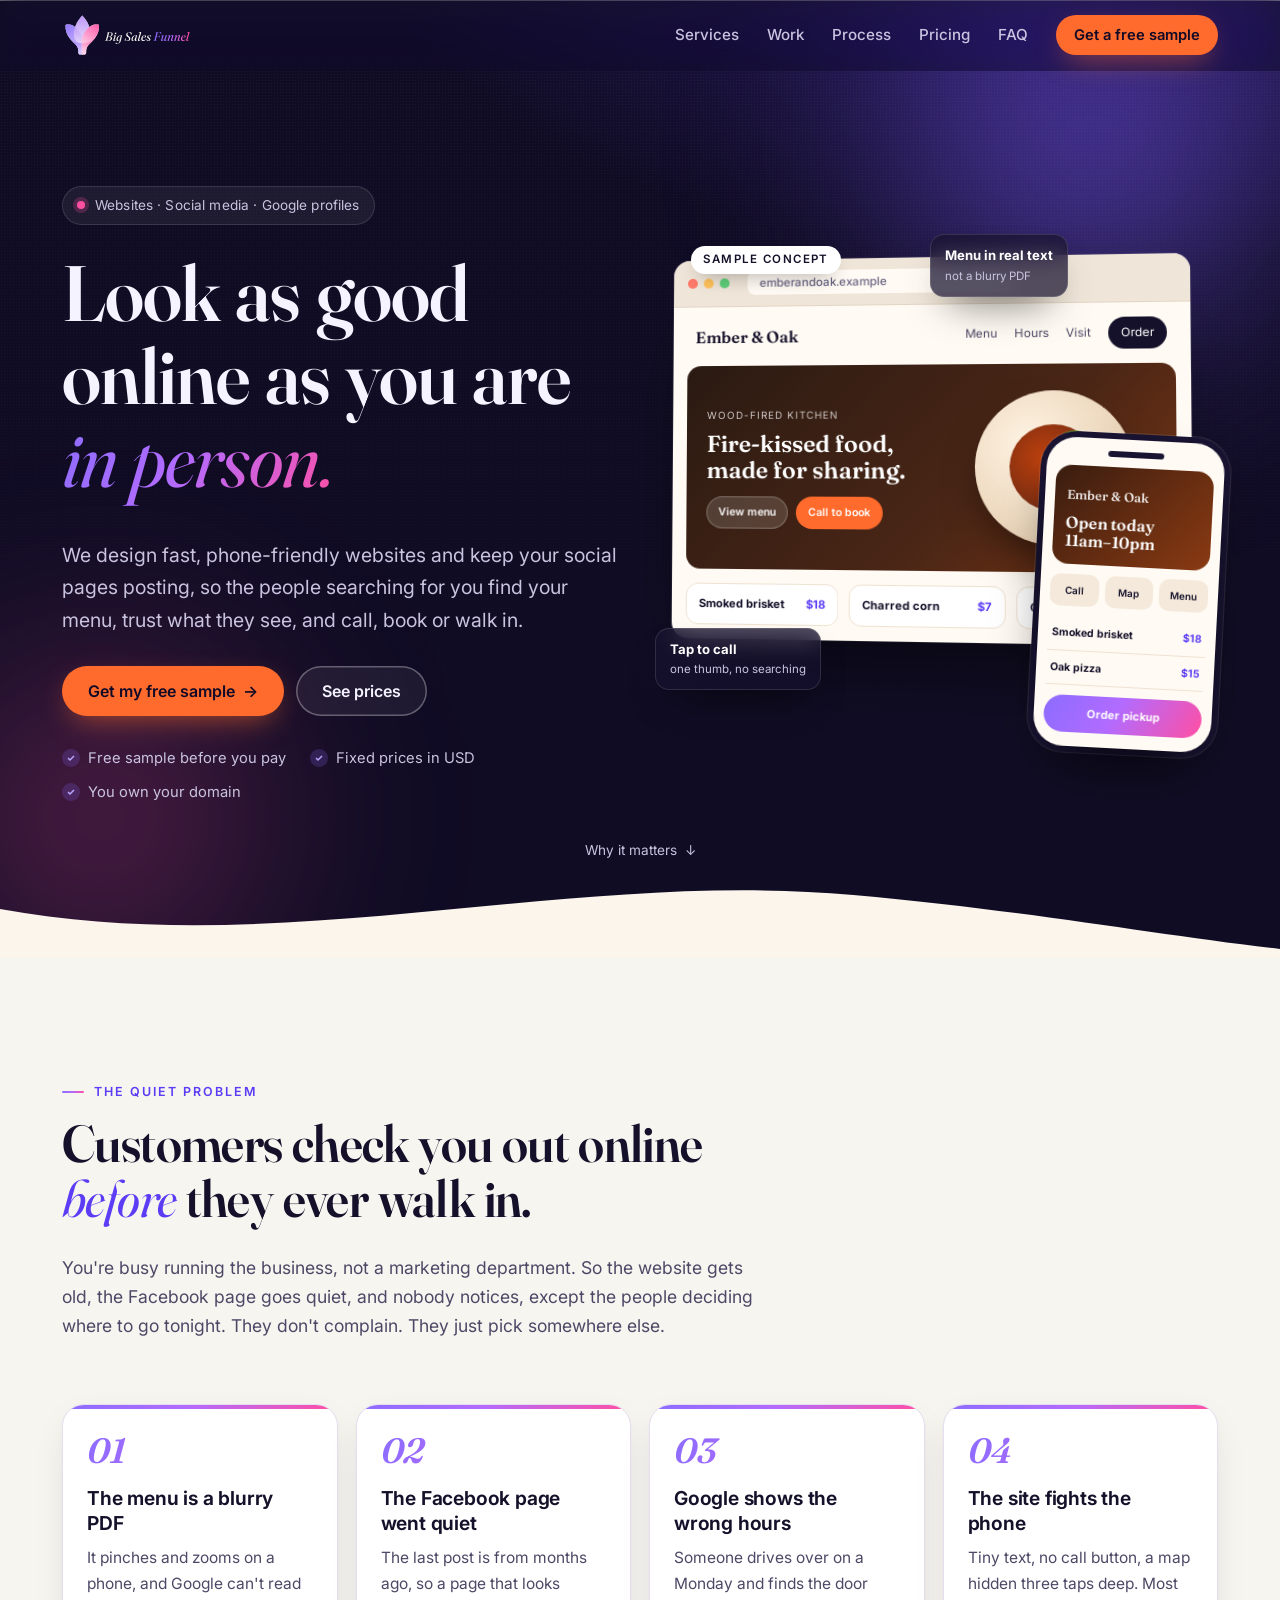
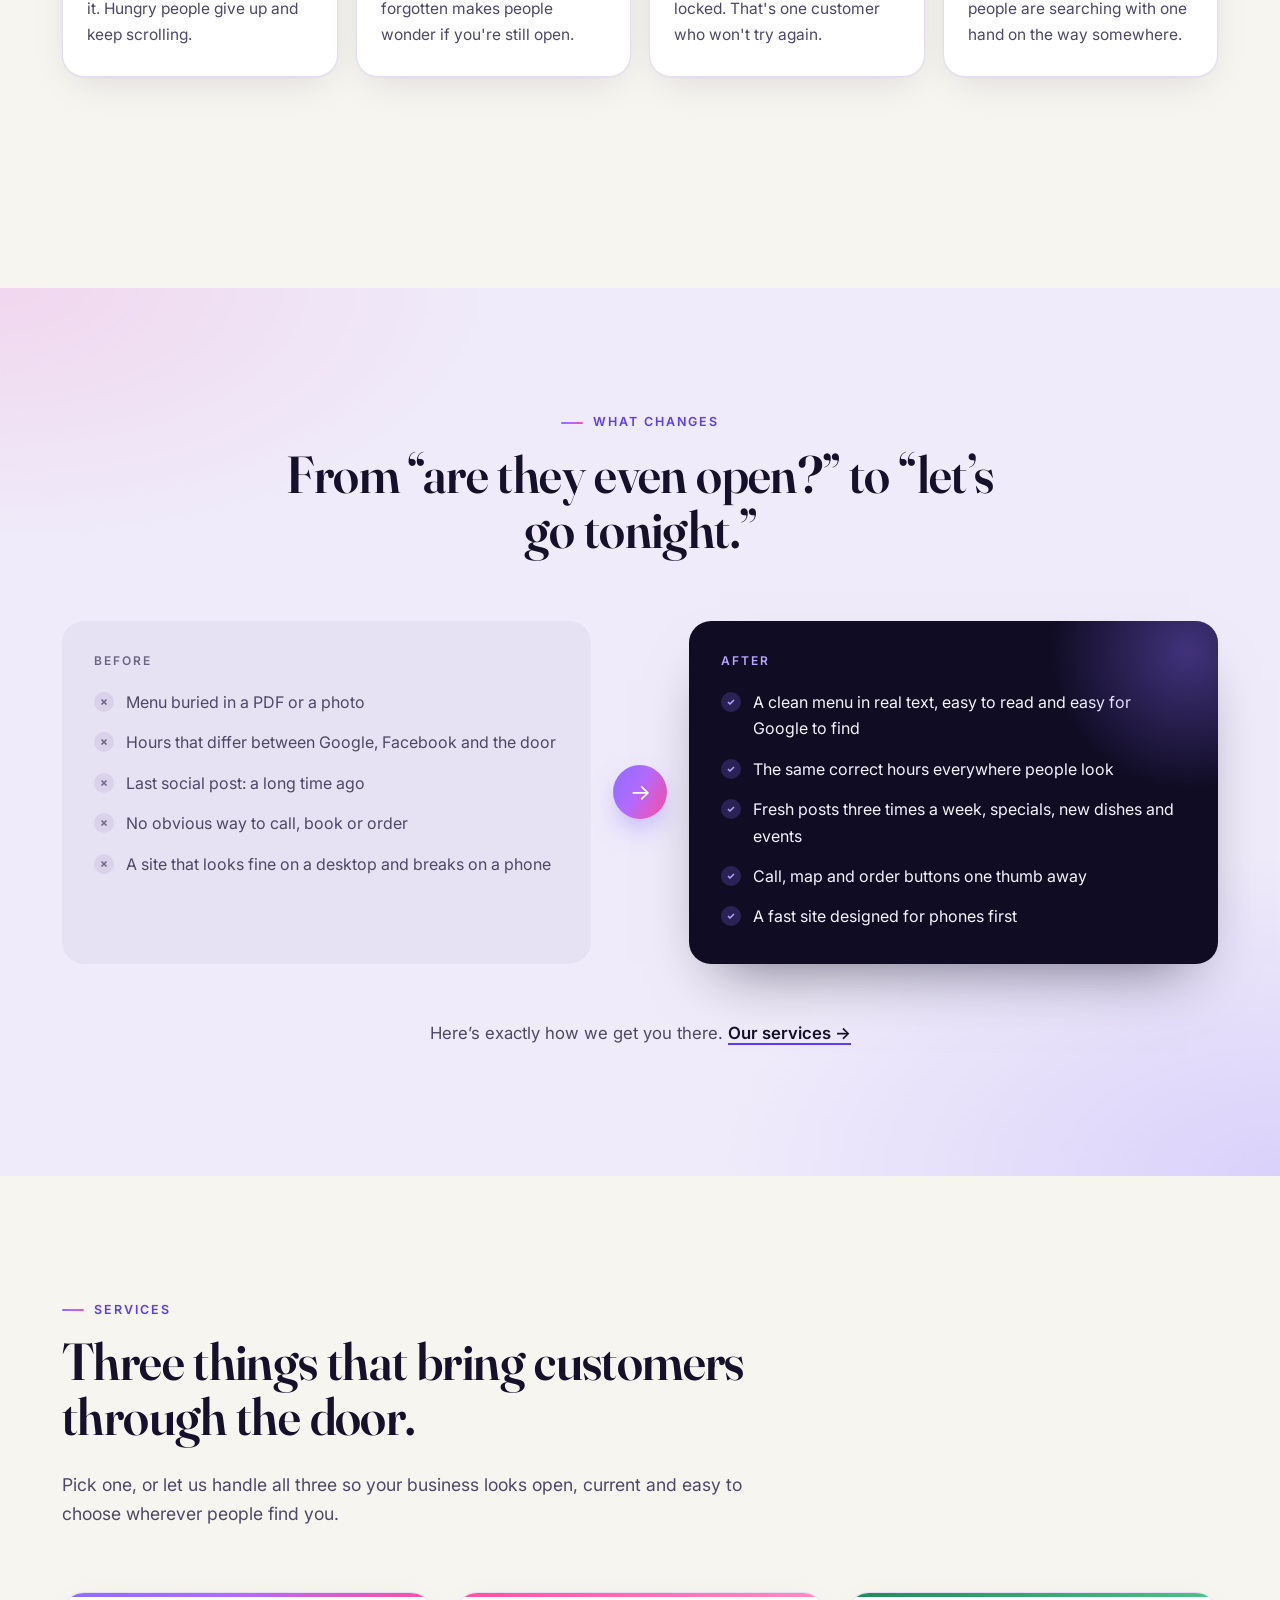
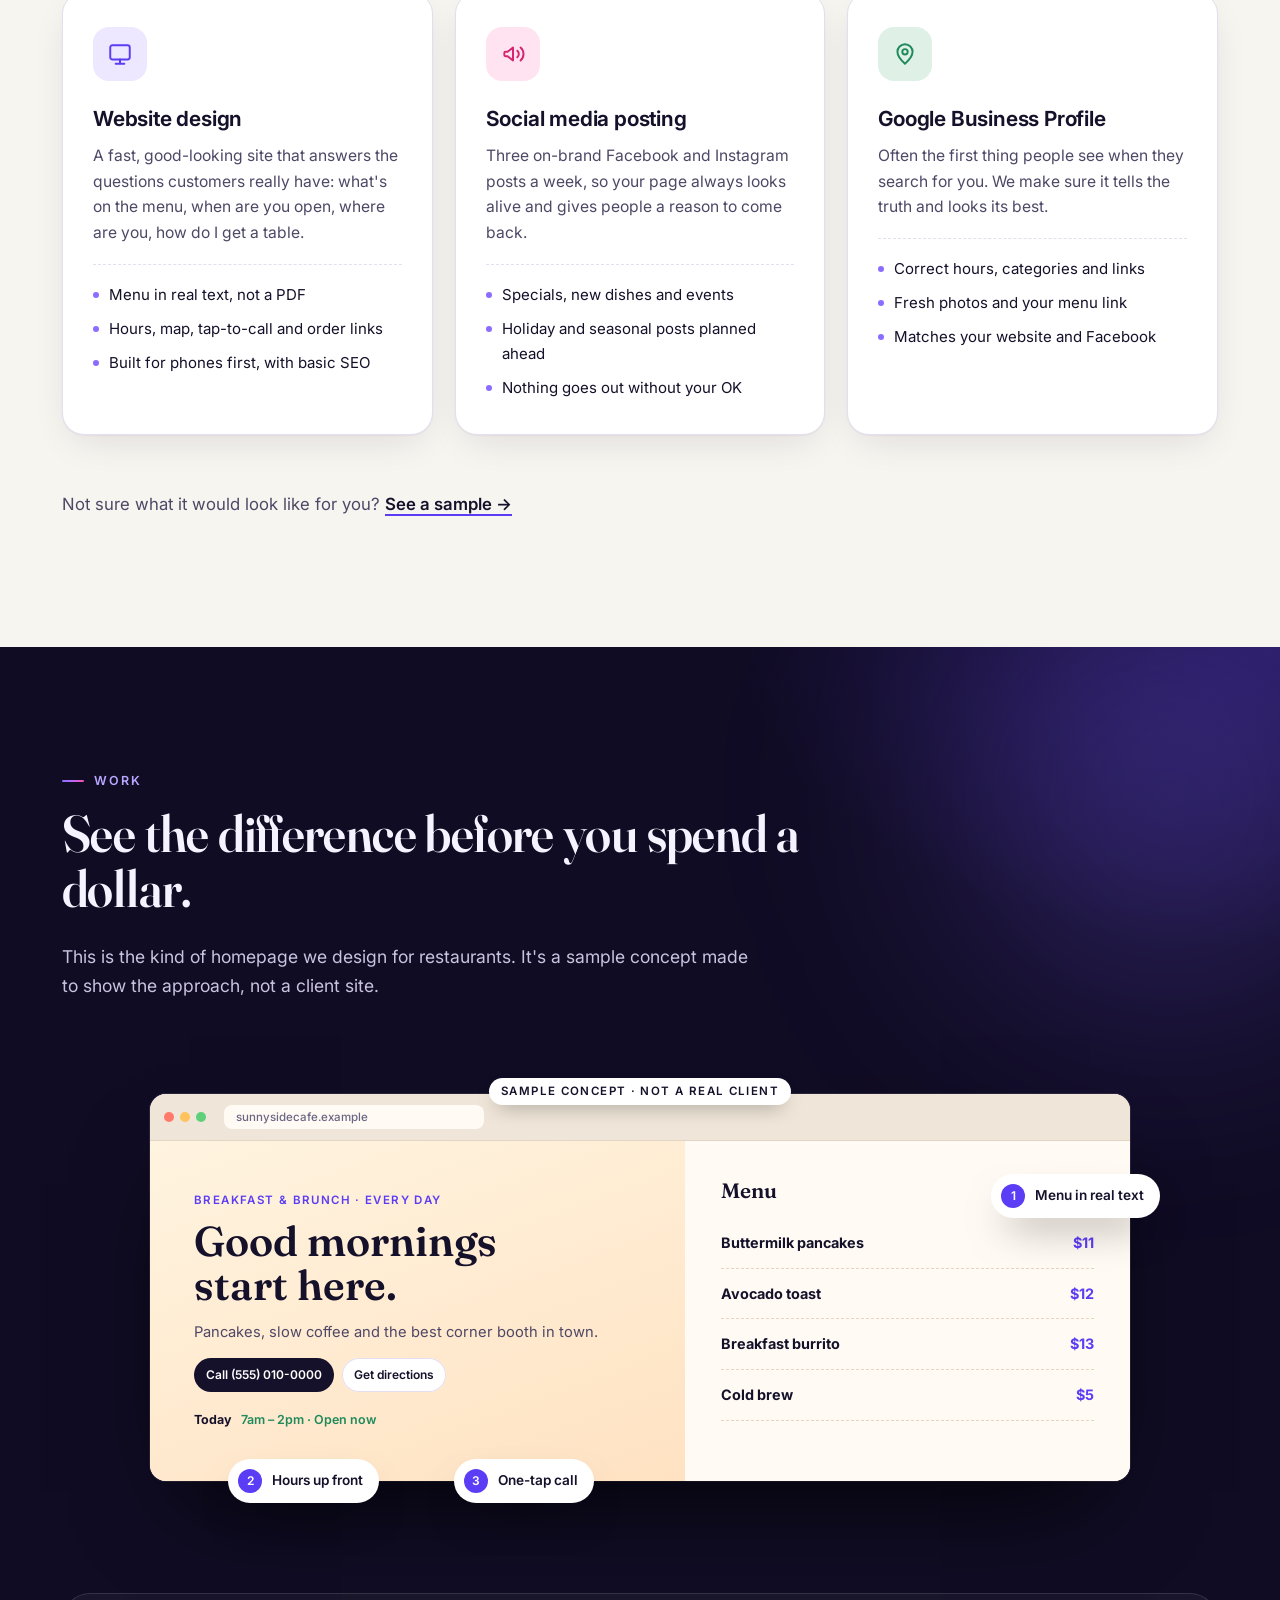
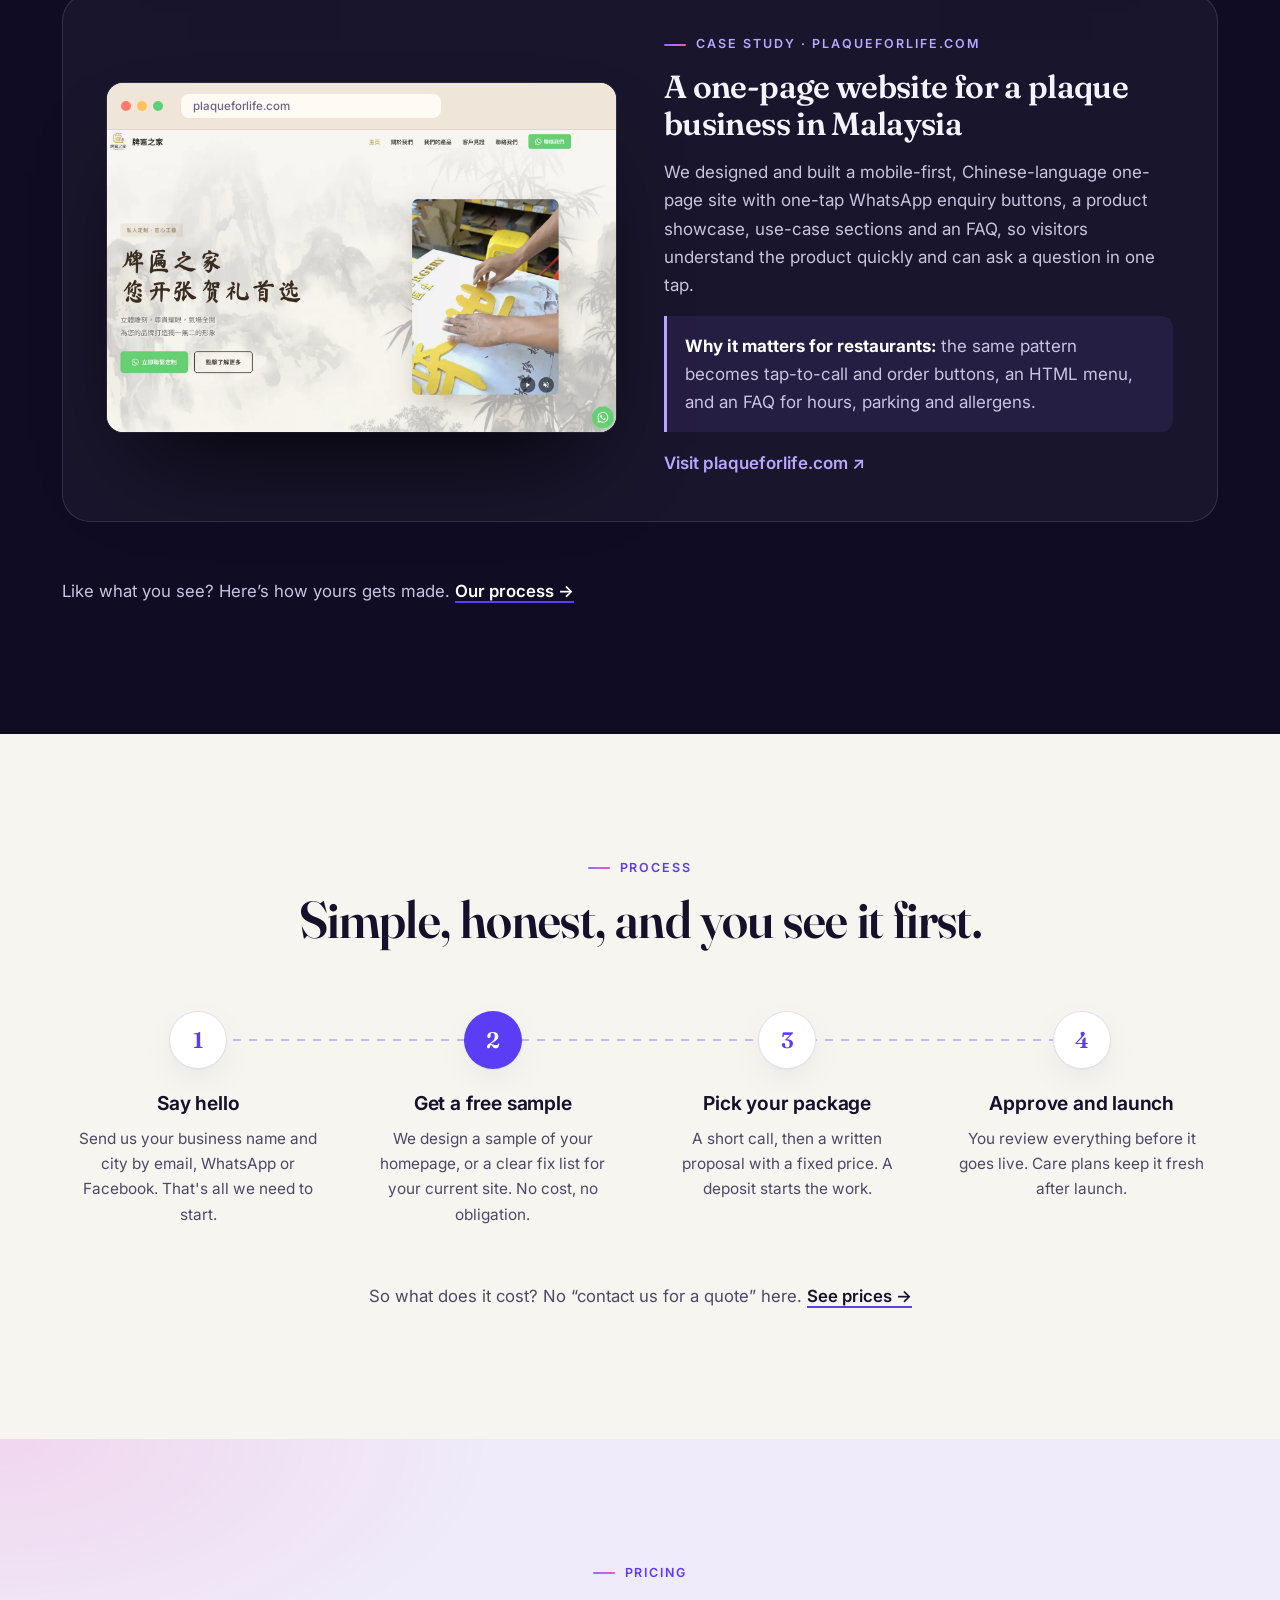
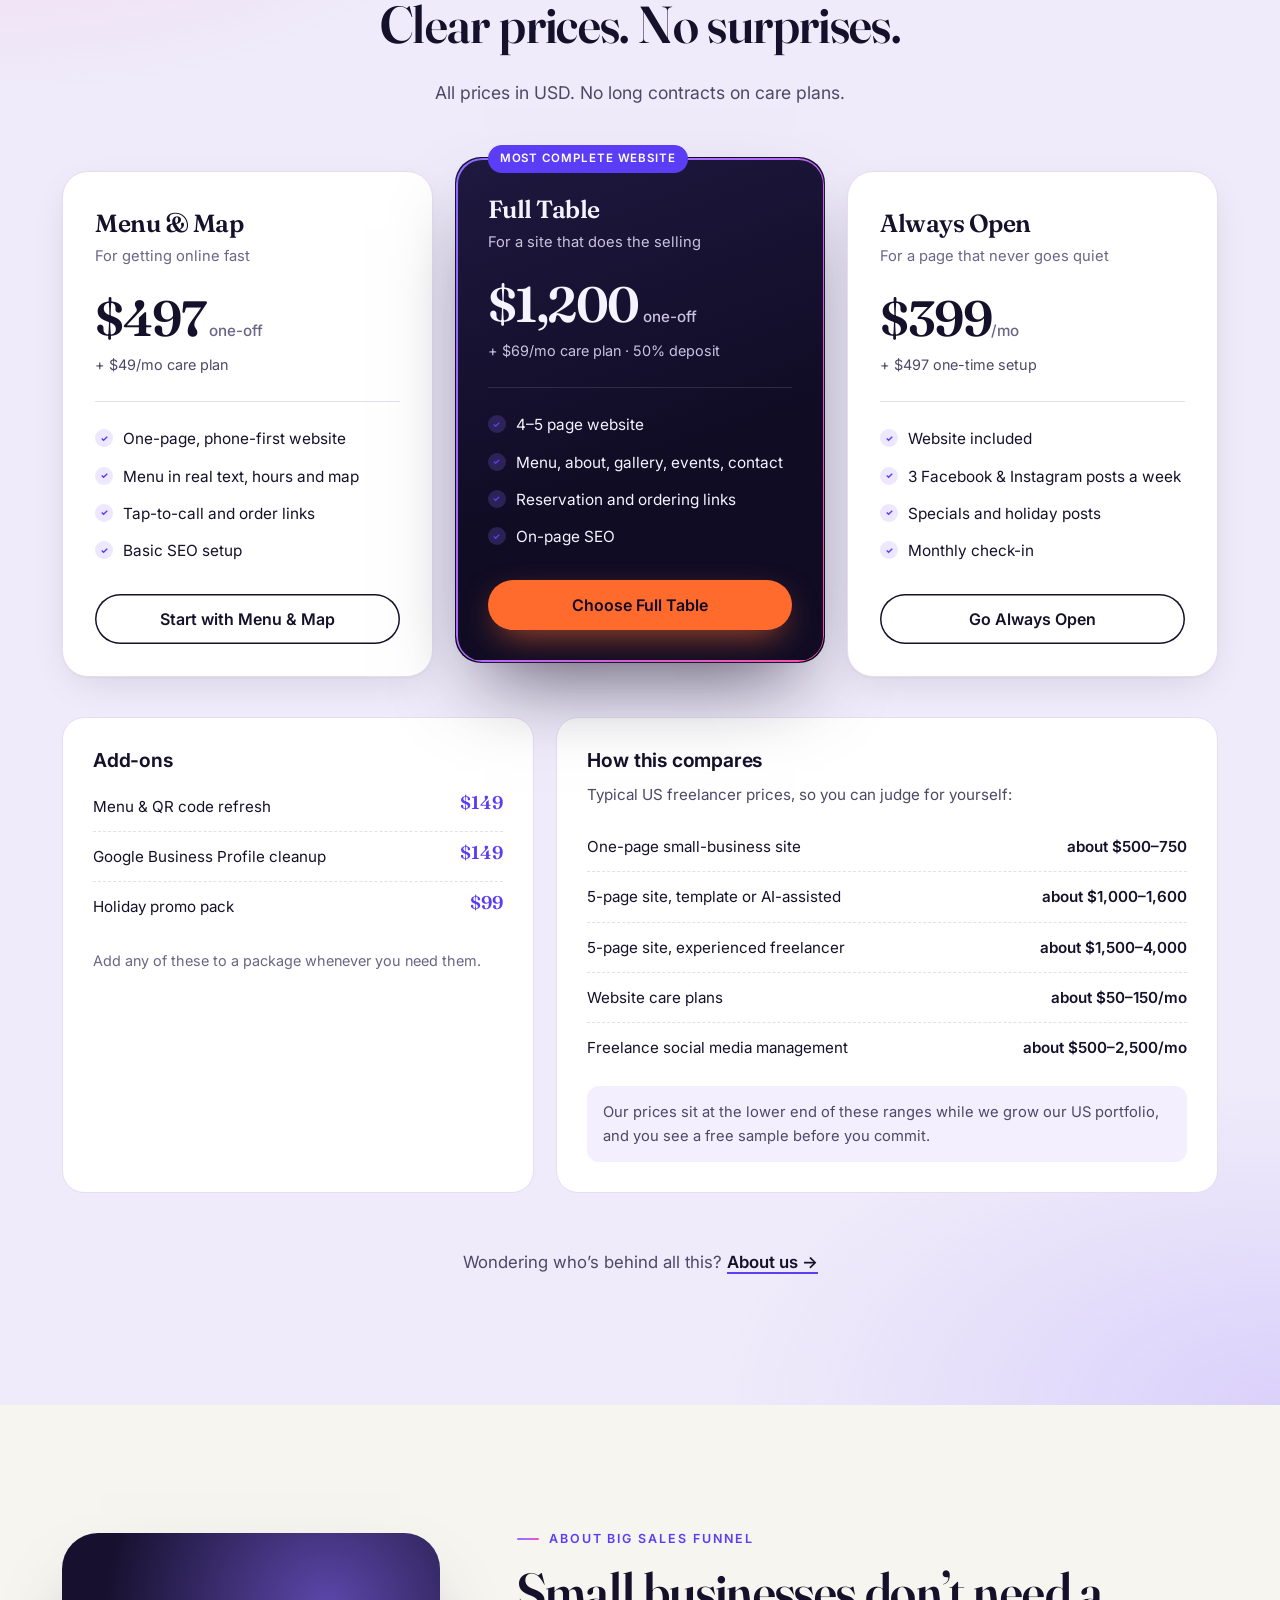
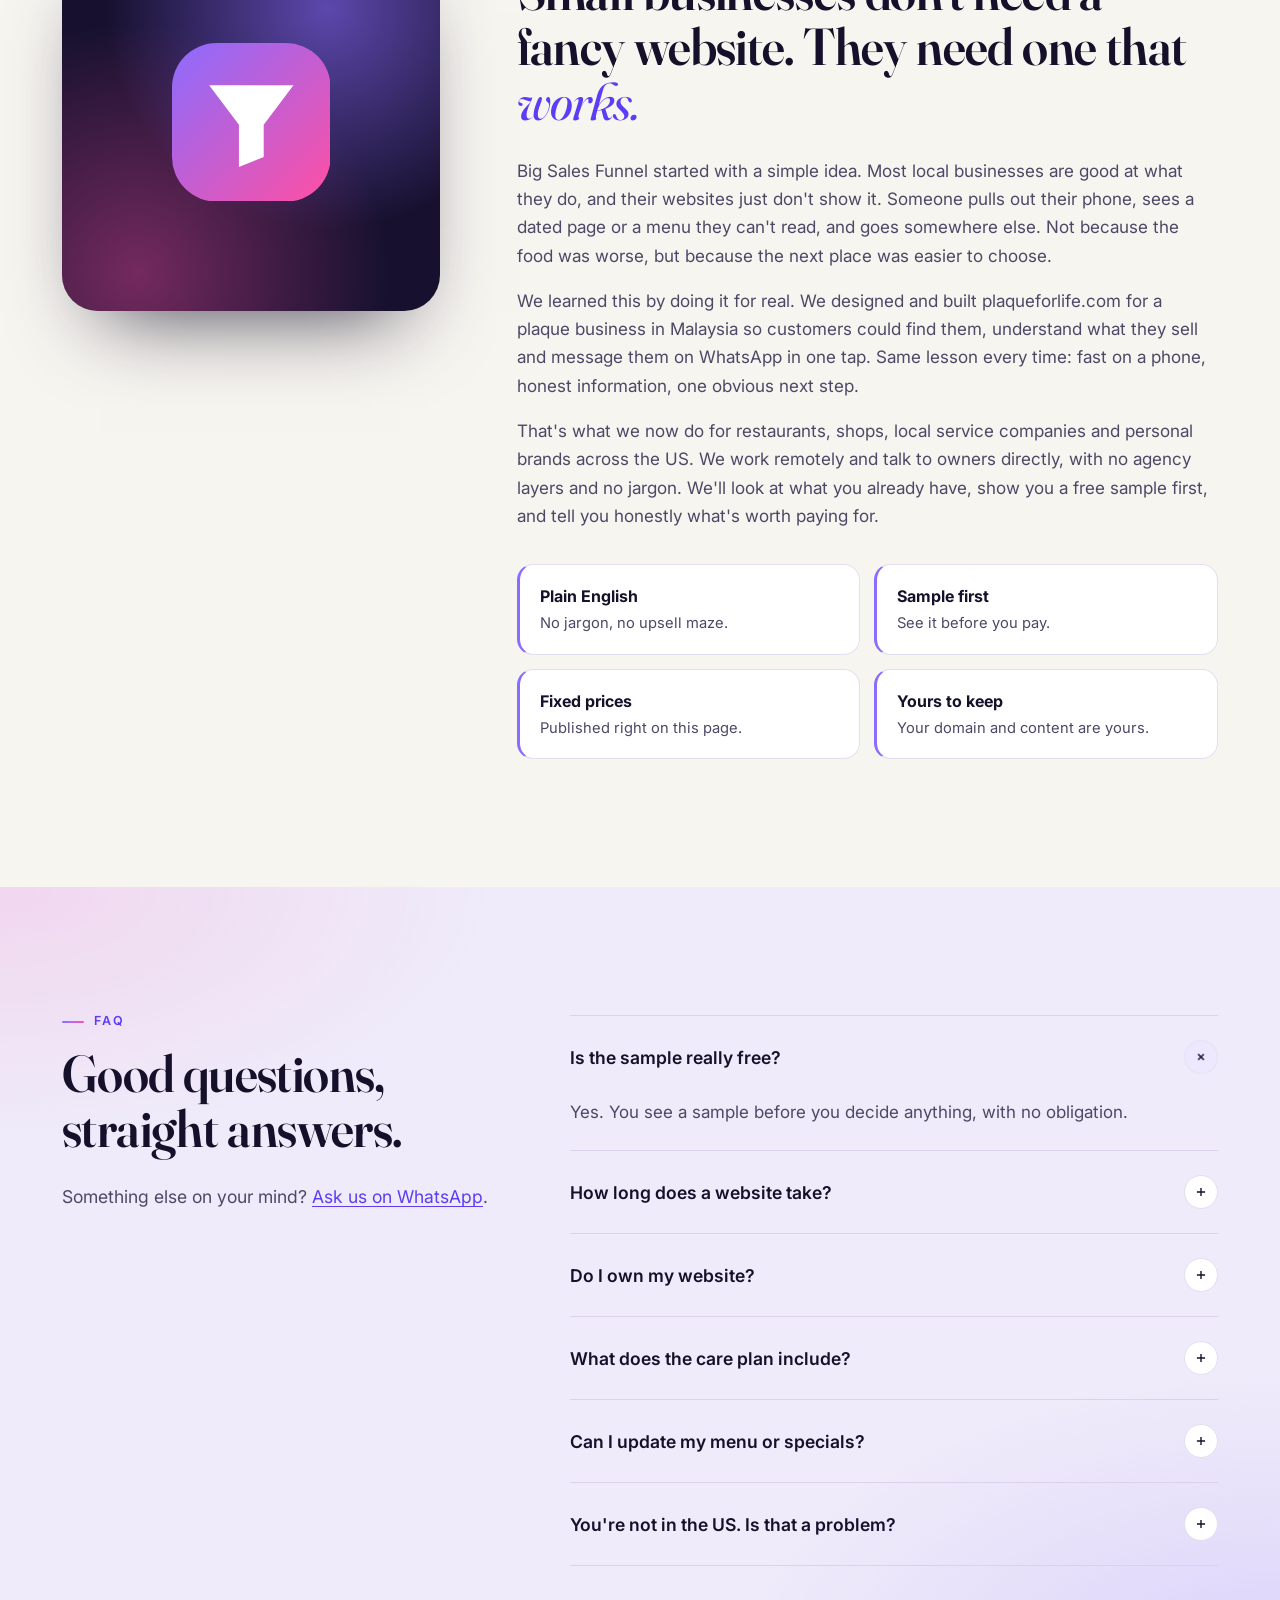
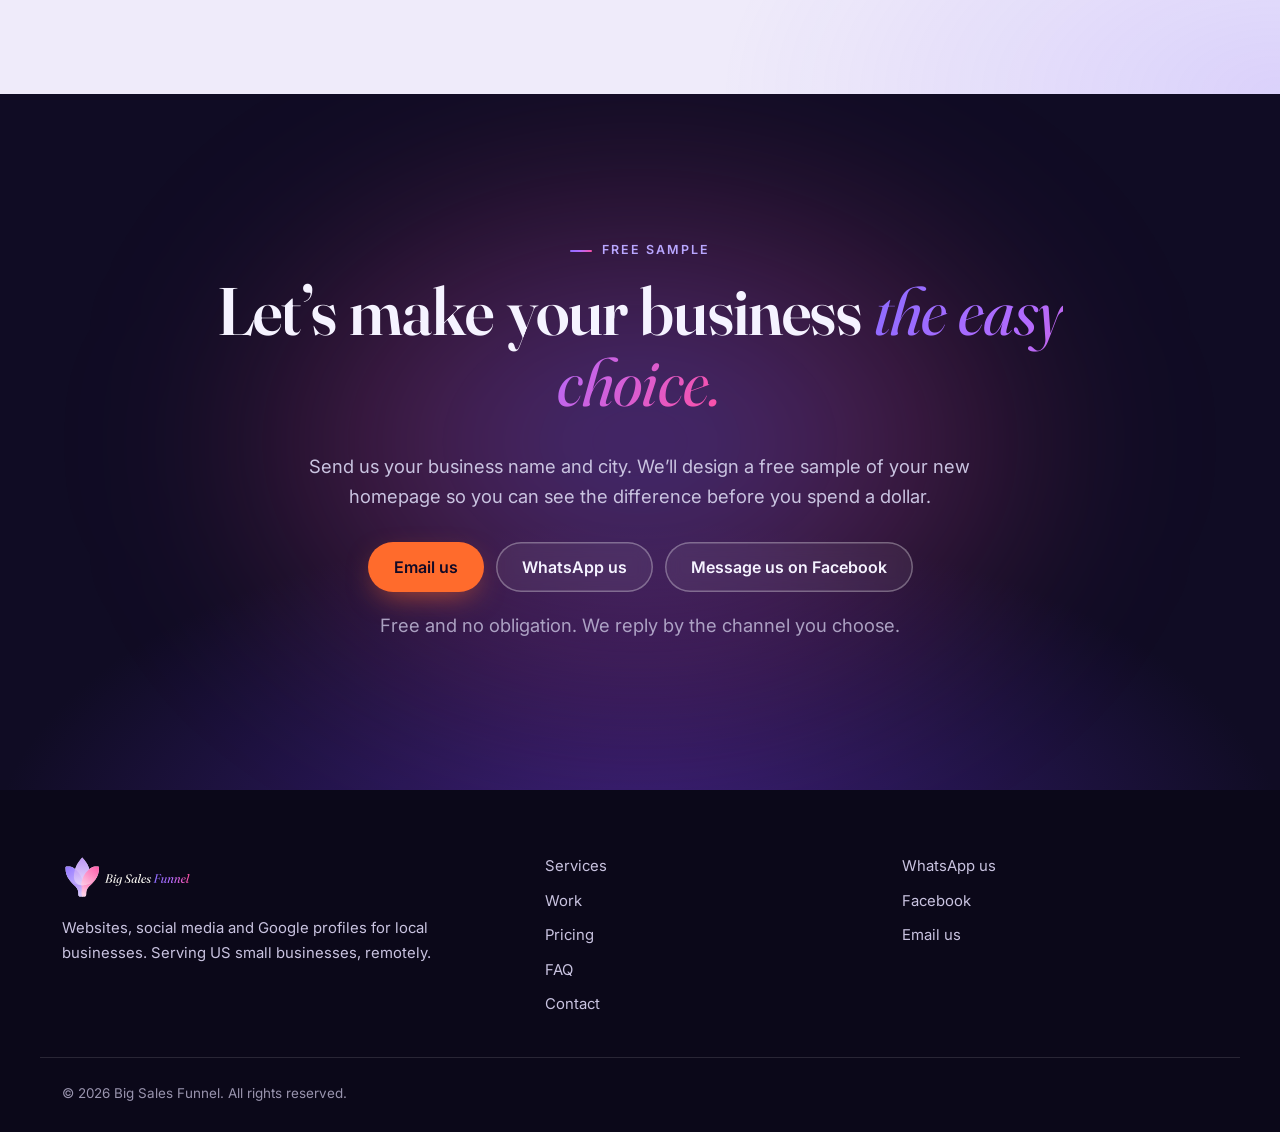
<file: index.html>
<!doctype html>
<html lang="en">
<head>
<meta charset="utf-8">
<meta name="viewport" content="width=device-width, initial-scale=1">
<title>Big Sales Funnel | Websites &amp; Social Media for Restaurants and Local Businesses</title>
<meta name="description" content="Big Sales Funnel designs fast, phone-friendly websites, keeps your Facebook and Instagram posting, and tidies your Google Business Profile, for US restaurants and local small businesses. Free sample first.">
<link rel="canonical" href="https://bigsalesfunnel.com/">
<meta property="og:type" content="website">
<meta property="og:site_name" content="Big Sales Funnel">
<meta property="og:title" content="Big Sales Funnel | Look as good online as you are in person">
<meta property="og:description" content="Websites, social posting and Google Business Profile cleanup for restaurants and local businesses. Clear prices. Free sample first.">
<meta property="og:url" content="https://bigsalesfunnel.com/">
<meta property="og:image" content="https://bigsalesfunnel.com/og-image.png">
<meta property="og:image:width" content="1200">
<meta property="og:image:height" content="630">
<meta name="twitter:card" content="summary_large_image">
<meta name="twitter:image" content="https://bigsalesfunnel.com/og-image.png">
<meta name="theme-color" content="#100C24">
<link rel="icon" href="favicon.ico" sizes="any">
<link rel="icon" href="favicon.svg" type="image/svg+xml">
<link rel="icon" href="favicon-32.png" sizes="32x32" type="image/png">
<link rel="icon" href="assets/brand/icon-bloom-192.png" sizes="192x192" type="image/png">
<link rel="apple-touch-icon" href="apple-touch-icon-180.png" sizes="180x180">
<link rel="manifest" href="site.webmanifest">
<link rel="preconnect" href="https://fonts.googleapis.com">
<link rel="preconnect" href="https://fonts.gstatic.com" crossorigin>
<link href="https://fonts.googleapis.com/css2?family=Fraunces:ital,opsz,wght@0,9..144,400;0,9..144,600;0,9..144,700;1,9..144,400;1,9..144,600&family=Inter:wght@400;500;600;700&display=swap" rel="stylesheet">
<link rel="stylesheet" href="assets/css/style.css">
<script type="application/ld+json">{"@context":"https://schema.org","@type":"ProfessionalService","name":"Big Sales Funnel","url":"https://bigsalesfunnel.com/","logo":"https://bigsalesfunnel.com/assets/brand/icon-bloom-512.png","description":"Website design, social media posting and Google Business Profile cleanup for restaurants and local small businesses in the US.","areaServed":"US","telephone":"+60143804049","sameAs":["https://www.facebook.com/bigsalefunnel"]}</script>
</head>
<body>
<a class="skip" href="#main">Skip to content</a>
<div class="progress" aria-hidden="true"><span id="bar"></span></div>

<header class="nav" id="top">
  <div class="wrap nav-in">
    <a href="#top" class="logo">
      <picture>
        <source srcset="assets/brand/logo-a-horizontal-white.svg" type="image/svg+xml">
        <img src="assets/brand/logo-a-horizontal-white-600.png" alt="Big Sales Funnel" width="131" height="46">
      </picture>
    </a>
    <button class="menu-btn" aria-expanded="false" aria-controls="menu"><span class="sr">Open menu</span><i></i><i></i></button>
    <nav id="menu" aria-label="Main">
      <a href="#services">Services</a>
      <a href="#work">Work</a>
      <a href="#process">Process</a>
      <a href="#packages">Pricing</a>
      <a href="#faq">FAQ</a>
      <a href="#contact" class="btn btn-sm">Get a free sample</a>
    </nav>
  </div>
</header>

<main id="main">

<!-- ============ 1. HERO ============ -->
<section class="hero">
  <div class="glow g1" aria-hidden="true"></div>
  <div class="glow g2" aria-hidden="true"></div>
  <div class="grain" aria-hidden="true"></div>
  <div class="wrap hero-in">
    <div class="hero-copy">
      <p class="kicker reveal"><span class="dot"></span>Websites · Social media · Google profiles</p>
      <h1 class="reveal">Look as good online as you are <em>in&nbsp;person.</em></h1>
      <p class="lead reveal">We design fast, phone-friendly websites and keep your social pages posting, so the people searching for you find your menu, trust what they see, and call, book or walk in.</p>
      <div class="cta-row reveal">
        <a href="#contact" class="btn">Get my free sample <span aria-hidden="true">→</span></a>
        <a href="#packages" class="btn btn-ghost">See prices</a>
      </div>
      <ul class="ticks reveal">
        <li>Free sample before you pay</li>
        <li>Fixed prices in USD</li>
        <li>You own your domain</li>
      </ul>
    </div>

    <div class="hero-visual reveal" aria-label="Sample concept: a restaurant website shown on a laptop browser and a phone. Not a real client." role="img">
      <span class="sample-tag">Sample concept</span>
      <div class="browser">
        <div class="b-bar"><i></i><i></i><i></i><span class="b-url">emberandoak.example</span></div>
        <div class="b-body">
          <div class="s-nav"><b>Ember &amp; Oak</b><span>Menu</span><span>Hours</span><span>Visit</span><em>Order</em></div>
          <div class="s-hero">
            <div class="s-hero-txt">
              <small>Wood-fired kitchen</small>
              <strong>Fire-kissed food,<br>made for sharing.</strong>
              <div class="s-btns"><span>View menu</span><span class="o">Call to book</span></div>
            </div>
            <div class="s-plate" aria-hidden="true"><div class="p1"></div><div class="p2"></div><div class="p3"></div></div>
          </div>
          <div class="s-menu">
            <div><b>Smoked brisket</b><span>$18</span></div>
            <div><b>Charred corn</b><span>$7</span></div>
            <div><b>Oak pizza</b><span>$15</span></div>
          </div>
        </div>
      </div>
      <div class="phone">
        <div class="ph-notch"></div>
        <div class="ph-hero"><small>Ember &amp; Oak</small><strong>Open today<br>11am–10pm</strong></div>
        <div class="ph-actions"><span>Call</span><span>Map</span><span>Menu</span></div>
        <div class="ph-item"><b>Smoked brisket</b><span>$18</span></div>
        <div class="ph-item"><b>Oak pizza</b><span>$15</span></div>
        <div class="ph-cta">Order pickup</div>
      </div>
      <div class="float f1"><b>Tap to call</b><span>one thumb, no searching</span></div>
      <div class="float f2"><b>Menu in real text</b><span>not a blurry PDF</span></div>
    </div>
  </div>
  <a class="scroll-cue" href="#problem">Why it matters <span aria-hidden="true">↓</span></a>
  <svg class="hero-curve" viewBox="0 0 1440 90" preserveAspectRatio="none" aria-hidden="true"><path d="M0 90V40C320 92 640 0 960 26c200 16 340 40 480 54v10z" fill="#fbf5ec"/></svg>
</section>

<div class="warm">

<!-- ============ 2. PROBLEM ============ -->
<section id="problem" class="sec wrap">
  <div class="head reveal">
    <p class="label">The quiet problem</p>
    <h2>Customers check you out online <em>before</em> they ever walk in.</h2>
    <p class="intro">You're busy running the business, not a marketing department. So the website gets old, the Facebook page goes quiet, and nobody notices, except the people deciding where to go tonight. They don't complain. They just pick somewhere else.</p>
  </div>
  <div class="pain-grid">
    <article class="pain reveal"><span class="pn">01</span><h3>The menu is a blurry PDF</h3><p>It pinches and zooms on a phone, and Google can't read it. Hungry people give up and keep scrolling.</p></article>
    <article class="pain reveal"><span class="pn">02</span><h3>The Facebook page went quiet</h3><p>The last post is from months ago, so a page that looks forgotten makes people wonder if you're still open.</p></article>
    <article class="pain reveal"><span class="pn">03</span><h3>Google shows the wrong hours</h3><p>Someone drives over on a Monday and finds the door locked. That's one customer who won't try again.</p></article>
    <article class="pain reveal"><span class="pn">04</span><h3>The site fights the phone</h3><p>Tiny text, no call button, a map hidden three taps deep. Most people are searching with one hand on the way somewhere.</p></article>
  </div>
  <p class="bridge reveal">The good news? Every one of these is fixable, and you don't need a big agency to fix it. <a href="#change">Here's what changes&nbsp;→</a></p>
</section>

<!-- ============ 3. TRANSFORMATION ============ -->
<section id="change" class="sec-band">
  <div class="wrap sec">
    <div class="head center reveal">
      <p class="label">What changes</p>
      <h2>From “are they even open?” to “let’s go tonight.”</h2>
    </div>
    <div class="ba reveal">
      <div class="ba-col before">
        <p class="ba-tag">Before</p>
        <ul>
          <li>Menu buried in a PDF or a photo</li>
          <li>Hours that differ between Google, Facebook and the door</li>
          <li>Last social post: a long time ago</li>
          <li>No obvious way to call, book or order</li>
          <li>A site that looks fine on a desktop and breaks on a phone</li>
        </ul>
      </div>
      <div class="ba-arrow" aria-hidden="true">→</div>
      <div class="ba-col after">
        <p class="ba-tag">After</p>
        <ul>
          <li>A clean menu in real text, easy to read and easy for Google to find</li>
          <li>The same correct hours everywhere people look</li>
          <li>Fresh posts three times a week, specials, new dishes and events</li>
          <li>Call, map and order buttons one thumb away</li>
          <li>A fast site designed for phones first</li>
        </ul>
      </div>
    </div>
    <p class="bridge center reveal">Here’s exactly how we get you there. <a href="#services">Our services&nbsp;→</a></p>
  </div>
</section>

<!-- ============ 4. SERVICES ============ -->
<section id="services" class="sec wrap">
  <div class="head reveal">
    <p class="label">Services</p>
    <h2>Three things that bring customers through the door.</h2>
    <p class="intro">Pick one, or let us handle all three so your business looks open, current and easy to choose wherever people find you.</p>
  </div>
  <div class="svc-grid">
    <article class="svc reveal">
      <div class="svc-ic" aria-hidden="true"><svg viewBox="0 0 24 24"><rect x="3" y="4" width="18" height="13" rx="2"/><path d="M8 21h8M12 17v4"/></svg></div>
      <h3>Website design</h3>
      <p>A fast, good-looking site that answers the questions customers really have: what's on the menu, when are you open, where are you, how do I get a table.</p>
      <ul><li>Menu in real text, not a PDF</li><li>Hours, map, tap-to-call and order links</li><li>Built for phones first, with basic SEO</li></ul>
    </article>
    <article class="svc reveal">
      <div class="svc-ic pink" aria-hidden="true"><svg viewBox="0 0 24 24"><path d="M4 11v2a1 1 0 001 1h2l5 4V6L7 10H5a1 1 0 00-1 1z"/><path d="M16 9a4 4 0 010 6M19 6a8 8 0 010 12"/></svg></div>
      <h3>Social media posting</h3>
      <p>Three on-brand Facebook and Instagram posts a week, so your page always looks alive and gives people a reason to come back.</p>
      <ul><li>Specials, new dishes and events</li><li>Holiday and seasonal posts planned ahead</li><li>Nothing goes out without your OK</li></ul>
    </article>
    <article class="svc reveal">
      <div class="svc-ic green" aria-hidden="true"><svg viewBox="0 0 24 24"><path d="M12 21s-7-6.2-7-11a7 7 0 0114 0c0 4.8-7 11-7 11z"/><circle cx="12" cy="10" r="2.5"/></svg></div>
      <h3>Google Business Profile</h3>
      <p>Often the first thing people see when they search for you. We make sure it tells the truth and looks its best.</p>
      <ul><li>Correct hours, categories and links</li><li>Fresh photos and your menu link</li><li>Matches your website and Facebook</li></ul>
    </article>
  </div>
  <p class="bridge reveal">Not sure what it would look like for you? <a href="#work">See a sample&nbsp;→</a></p>
</section>

<!-- ============ 5. WORK ============ -->
<section id="work" class="sec-dark">
  <div class="glow g3" aria-hidden="true"></div>
  <div class="wrap sec">
    <div class="head reveal">
      <p class="label light">Work</p>
      <h2>See the difference before you spend a dollar.</h2>
      <p class="intro">This is the kind of homepage we design for restaurants. It's a sample concept made to show the approach, not a client site.</p>
    </div>

    <div class="showcase reveal" role="img" aria-label="Sample concept: Sunny Side Café website on desktop and phone, with notes pointing to the menu, hours and call button. Not a real client.">
      <span class="sample-tag">Sample concept · not a real client</span>
      <div class="sc-browser">
        <div class="b-bar"><i></i><i></i><i></i><span class="b-url">sunnysidecafe.example</span></div>
        <div class="sc-body">
          <div class="sc-left">
            <small>Breakfast &amp; brunch · Every day</small>
            <strong>Good mornings<br>start here.</strong>
            <p>Pancakes, slow coffee and the best corner booth in town.</p>
            <div class="s-btns"><span class="o">Call (555) 010-0000</span><span>Get directions</span></div>
            <div class="sc-hours"><b>Today</b> 7am – 2pm · Open now</div>
          </div>
          <div class="sc-right">
            <p class="sc-mh">Menu</p>
            <div class="sc-row"><b>Buttermilk pancakes</b><span>$11</span></div>
            <div class="sc-row"><b>Avocado toast</b><span>$12</span></div>
            <div class="sc-row"><b>Breakfast burrito</b><span>$13</span></div>
            <div class="sc-row"><b>Cold brew</b><span>$5</span></div>
          </div>
        </div>
      </div>
      <div class="note n1"><span>1</span>Menu in real text</div>
      <div class="note n2"><span>2</span>Hours up front</div>
      <div class="note n3"><span>3</span>One-tap call</div>
    </div>

    <div class="case reveal">
      <div class="sc-browser">
        <div class="b-bar"><i></i><i></i><i></i><span class="b-url">plaqueforlife.com</span></div>
        <picture>
          <source srcset="assets/work/plaqueforlife-home.webp" type="image/webp">
          <img src="assets/work/plaqueforlife-home.jpg" width="1600" height="948" loading="lazy" alt="Homepage of plaqueforlife.com, a Malaysian plaque and signage business, designed by Big Sales Funnel">
        </picture>
      </div>
      <div class="case-txt">
        <p class="label light">Case study · plaqueforlife.com</p>
        <h3>A one-page website for a plaque business in Malaysia</h3>
        <p>We designed and built a mobile-first, Chinese-language one-page site with one-tap WhatsApp enquiry buttons, a product showcase, use-case sections and an FAQ, so visitors understand the product quickly and can ask a question in one tap.</p>
        <p class="apply"><b>Why it matters for restaurants:</b> the same pattern becomes tap-to-call and order buttons, an HTML menu, and an FAQ for hours, parking and allergens.</p>
        <a href="https://plaqueforlife.com" class="link" rel="noopener">Visit plaqueforlife.com <span aria-hidden="true">↗</span></a>
      </div>
    </div>
    <p class="bridge light reveal">Like what you see? Here’s how yours gets made. <a href="#process">Our process&nbsp;→</a></p>
  </div>
</section>

<!-- ============ 6. PROCESS ============ -->
<section id="process" class="sec wrap">
  <div class="head center reveal">
    <p class="label">Process</p>
    <h2>Simple, honest, and you see it first.</h2>
  </div>
  <ol class="steps">
    <li class="reveal"><span class="sn">1</span><h3>Say hello</h3><p>Send us your business name and city by email, WhatsApp or Facebook. That's all we need to start.</p></li>
    <li class="reveal"><span class="sn">2</span><h3>Get a free sample</h3><p>We design a sample of your homepage, or a clear fix list for your current site. No cost, no obligation.</p></li>
    <li class="reveal"><span class="sn">3</span><h3>Pick your package</h3><p>A short call, then a written proposal with a fixed price. A deposit starts the work.</p></li>
    <li class="reveal"><span class="sn">4</span><h3>Approve and launch</h3><p>You review everything before it goes live. Care plans keep it fresh after launch.</p></li>
  </ol>
  <p class="bridge center reveal">So what does it cost? No “contact us for a quote” here. <a href="#packages">See prices&nbsp;→</a></p>
</section>

<!-- ============ 7. PACKAGES ============ -->
<section id="packages" class="sec-band">
  <div class="wrap sec">
    <div class="head center reveal">
      <p class="label">Pricing</p>
      <h2>Clear prices. No surprises.</h2>
      <p class="intro">All prices in USD. No long contracts on care plans.</p>
    </div>
    <div class="price-grid">
      <article class="price reveal">
        <h3>Menu &amp; Map</h3>
        <p class="for">For getting online fast</p>
        <p class="amt">$497<small> one-off</small></p>
        <p class="care">+ $49/mo care plan</p>
        <ul><li>One-page, phone-first website</li><li>Menu in real text, hours and map</li><li>Tap-to-call and order links</li><li>Basic SEO setup</li></ul>
        <a href="#contact" class="btn btn-outline">Start with Menu &amp; Map</a>
      </article>
      <article class="price hot reveal">
        <span class="badge">Most complete website</span>
        <h3>Full Table</h3>
        <p class="for">For a site that does the selling</p>
        <p class="amt">$1,200<small> one-off</small></p>
        <p class="care">+ $69/mo care plan · 50% deposit</p>
        <ul><li>4–5 page website</li><li>Menu, about, gallery, events, contact</li><li>Reservation and ordering links</li><li>On-page SEO</li></ul>
        <a href="#contact" class="btn">Choose Full Table</a>
      </article>
      <article class="price reveal">
        <h3>Always Open</h3>
        <p class="for">For a page that never goes quiet</p>
        <p class="amt">$399<small>/mo</small></p>
        <p class="care">+ $497 one-time setup</p>
        <ul><li>Website included</li><li>3 Facebook &amp; Instagram posts a week</li><li>Specials and holiday posts</li><li>Monthly check-in</li></ul>
        <a href="#contact" class="btn btn-outline">Go Always Open</a>
      </article>
    </div>
    <div class="extras">
      <div class="addons reveal">
        <h3>Add-ons</h3>
        <ul><li><span>Menu &amp; QR code refresh</span><b>$149</b></li><li><span>Google Business Profile cleanup</span><b>$149</b></li><li><span>Holiday promo pack</span><b>$99</b></li></ul>
        <p class="fine">Add any of these to a package whenever you need them.</p>
      </div>
      <div class="compare reveal">
        <h3>How this compares</h3>
        <p>Typical US freelancer prices, so you can judge for yourself:</p>
        <ul>
          <li><span>One-page small-business site</span><b>about $500–750</b></li>
          <li><span>5-page site, template or AI-assisted</span><b>about $1,000–1,600</b></li>
          <li><span>5-page site, experienced freelancer</span><b>about $1,500–4,000</b></li>
          <li><span>Website care plans</span><b>about $50–150/mo</b></li>
          <li><span>Freelance social media management</span><b>about $500–2,500/mo</b></li>
        </ul>
        <p class="fine">Our prices sit at the lower end of these ranges while we grow our US portfolio, and you see a free sample before you commit.</p>
      </div>
    </div>
    <p class="bridge center reveal">Wondering who’s behind all this? <a href="#about">About us&nbsp;→</a></p>
  </div>
</section>

<!-- ============ 8. ABOUT ============ -->
<section id="about" class="sec wrap about">
  <div class="about-mark reveal" aria-hidden="true">
    <svg viewBox="0 0 64 64"><defs><linearGradient id="lg2" x1="0" y1="0" x2="1" y2="1"><stop stop-color="#8B6CFF"/><stop offset="1" stop-color="#FF4FA3"/></linearGradient></defs><rect width="64" height="64" rx="18" fill="url(#lg2)"/><path d="M15 17h34l-12 16v13l-10 4V33z" fill="#fff"/></svg>
  </div>
  <div class="about-txt">
    <p class="label reveal">About Big Sales Funnel</p>
    <h2 class="reveal">Small businesses don’t need a fancy website. They need one that <em>works.</em></h2>
    <p class="reveal">Big Sales Funnel started with a simple idea. Most local businesses are good at what they do, and their websites just don't show it. Someone pulls out their phone, sees a dated page or a menu they can't read, and goes somewhere else. Not because the food was worse, but because the next place was easier to choose.</p>
    <p class="reveal">We learned this by doing it for real. We designed and built plaqueforlife.com for a plaque business in Malaysia so customers could find them, understand what they sell and message them on WhatsApp in one tap. Same lesson every time: fast on a phone, honest information, one obvious next step.</p>
    <p class="reveal">That's what we now do for restaurants, shops, local service companies and personal brands across the US. We work remotely and talk to owners directly, with no agency layers and no jargon. We'll look at what you already have, show you a free sample first, and tell you honestly what's worth paying for.</p>
    <ul class="values reveal">
      <li><b>Plain English</b>No jargon, no upsell maze.</li>
      <li><b>Sample first</b>See it before you pay.</li>
      <li><b>Fixed prices</b>Published right on this page.</li>
      <li><b>Yours to keep</b>Your domain and content are yours.</li>
    </ul>
  </div>
</section>

<!-- ============ 9. FAQ ============ -->
<section id="faq" class="sec-band">
  <div class="wrap sec faq-wrap">
    <div class="head reveal">
      <p class="label">FAQ</p>
      <h2>Good questions, straight answers.</h2>
      <p class="intro">Something else on your mind? <a href="https://wa.me/60143804049" rel="noopener">Ask us on WhatsApp</a>.</p>
    </div>
    <div class="faq">
      <details class="reveal" open><summary>Is the sample really free?</summary><p>Yes. You see a sample before you decide anything, with no obligation.</p></details>
      <details class="reveal"><summary>How long does a website take?</summary><p>A one-page Menu &amp; Map site is usually ready within about a week once we have your menu and photos. Larger sites take longer.</p></details>
      <details class="reveal"><summary>Do I own my website?</summary><p>Yes. Your domain and content are yours.</p></details>
      <details class="reveal"><summary>What does the care plan include?</summary><p>Hosting support, small text and menu updates, and keeping the site running smoothly.</p></details>
      <details class="reveal"><summary>Can I update my menu or specials?</summary><p>Yes. Send us the changes and we'll update them, or add a menu &amp; QR refresh any time.</p></details>
      <details class="reveal"><summary>You're not in the US. Is that a problem?</summary><p>No. Everything is done online by email, WhatsApp and video call, and we schedule calls in your time zone.</p></details>
    </div>
  </div>
</section>
</div>

<!-- ============ 10. FINAL CTA ============ -->
<section id="contact" class="final">
  <div class="glow g4" aria-hidden="true"></div>
  <div class="wrap final-in reveal">
    <p class="label light">Free sample</p>
    <h2>Let’s make your business <em>the easy choice.</em></h2>
    <p>Send us your business name and city. We’ll design a free sample of your new homepage so you can see the difference before you spend a dollar.</p>
    <div class="cta-row center">
      <a class="btn" href="mailto:funnelbigsales@gmail.com">Email us</a>
      <a class="btn btn-glass" href="https://wa.me/60143804049" rel="noopener">WhatsApp us</a>
      <a class="btn btn-glass" href="https://www.facebook.com/bigsalefunnel" rel="noopener">Message us on Facebook</a>
    </div>
    <p class="small">Free and no obligation. We reply by the channel you choose.</p>
  </div>
</section>
</main>

<footer class="foot">
  <div class="wrap foot-in">
    <div class="foot-brand">
      <a href="#top" class="logo">
        <picture>
          <source srcset="assets/brand/logo-a-horizontal-white.svg" type="image/svg+xml">
          <img src="assets/brand/logo-a-horizontal-white-600.png" alt="Big Sales Funnel" width="131" height="46">
        </picture>
      </a>
      <p>Websites, social media and Google profiles for local businesses. Serving US small businesses, remotely.</p>
    </div>
    <nav class="foot-nav" aria-label="Footer">
      <a href="#services">Services</a><a href="#work">Work</a><a href="#packages">Pricing</a><a href="#faq">FAQ</a><a href="#contact">Contact</a>
    </nav>
    <div class="foot-contact">
      <a href="https://wa.me/60143804049" rel="noopener">WhatsApp us</a>
      <a href="https://www.facebook.com/bigsalefunnel" rel="noopener">Facebook</a>
      <a href="mailto:funnelbigsales@gmail.com">Email us</a>
    </div>
  </div>
  <div class="wrap foot-base">© <span id="yr">2026</span> Big Sales Funnel. All rights reserved.</div>
</footer>

<script>
document.documentElement.classList.add('js');
const btn=document.querySelector('.menu-btn'),menu=document.getElementById('menu'),nav=document.querySelector('.nav');
btn.addEventListener('click',()=>{const o=menu.classList.toggle('open');btn.setAttribute('aria-expanded',o);nav.classList.toggle('menu-open',o)});
menu.querySelectorAll('a').forEach(a=>a.addEventListener('click',()=>{menu.classList.remove('open');nav.classList.remove('menu-open');btn.setAttribute('aria-expanded',false)}));
document.getElementById('yr').textContent=new Date().getFullYear();
const bar=document.getElementById('bar');
const onScroll=()=>{const h=document.documentElement;const p=h.scrollTop/(h.scrollHeight-h.clientHeight||1);bar.style.transform='scaleX('+p+')';nav.classList.toggle('scrolled',h.scrollTop>20)};
addEventListener('scroll',onScroll,{passive:true});onScroll();
const reduce=matchMedia('(prefers-reduced-motion: reduce)').matches;
const els=document.querySelectorAll('.reveal');
if(!reduce&&'IntersectionObserver' in window){
  const io=new IntersectionObserver(es=>es.forEach(e=>{if(e.isIntersecting){e.target.classList.add('in');io.unobserve(e.target)}}),{threshold:.12,rootMargin:'0px 0px -40px 0px'});
  els.forEach(el=>io.observe(el));
}else{els.forEach(el=>el.classList.add('in'))}
</script>
</body>
</html>
</file>
<file: assets/css/style.css>
/* Big Sales Funnel — premium one-page */
:root{
  /* 2026 palette: indigo night + Cloud-Dancer off-white + lavender mist, violet/magenta accents, ONE action colour (signal orange) */
  --night:#100C24; --night-2:#17112F; --night-3:#1F1840;
  --cream:#F7F5F0; --sand:#EFEBFA; --paper:#FFFFFF;
  --ink:#15112A; --ink-2:#4E4866; --ink-3:#6B6585;
  --cta:#FF6B2C; --cta-h:#FF7F45; --cta-ink:#120A26;
  --violet:#5B3DF5; --violet-l:#8B6CFF; --lilac:#B9A7FF; --magenta:#FF4FA3;
  --orange:var(--cta); --orange-d:var(--violet); --pink:var(--magenta); --gold:var(--lilac); --green:#1F8A5B;
  --line:#E4DEF0; --line-d:rgba(255,255,255,.12);
  --on-dark:#F5F3FF; --on-dark-2:#C9C3E0;
  --grad:linear-gradient(120deg,#8B6CFF 0%,#B26BFF 45%,#FF4FA3 100%);
  --serif:"Fraunces",Georgia,"Times New Roman",serif;
  --sans:"Inter",system-ui,-apple-system,"Segoe UI",Roboto,Arial,sans-serif;
  --r:22px; --r-sm:14px;
  --shadow:0 1px 2px rgba(21,17,42,.04),0 12px 40px -12px rgba(21,17,42,.14);
  --ease:cubic-bezier(.2,.7,.2,1);
}
*,*::before,*::after{box-sizing:border-box}
html{scroll-behavior:smooth;scroll-padding-top:80px;-webkit-text-size-adjust:100%}
body{margin:0;font:400 17px/1.65 var(--sans);color:var(--ink);background:var(--cream);overflow-x:hidden;-webkit-font-smoothing:antialiased}
img,svg{max-width:100%}
h1,h2,h3{margin:0 0 .5em;color:inherit}
h1,h2{font-family:var(--serif);font-weight:600;letter-spacing:-.012em;word-spacing:.04em;line-height:1.06;font-variation-settings:"opsz" 144}
h1{font-size:clamp(2.6rem,7vw,4.9rem)}
h2{font-size:clamp(2rem,4.4vw,3.25rem)}
h3{font:650 1.2rem/1.3 var(--sans);letter-spacing:-.01em}
h1 em,h2 em{font-style:italic;font-weight:400}
p{margin:0 0 1em}
a{color:var(--orange-d);text-underline-offset:3px}
a:focus-visible,button:focus-visible,summary:focus-visible{outline:3px solid var(--orange);outline-offset:3px;border-radius:6px}
.wrap{max-width:1200px;margin:0 auto;padding:0 22px}
.sec{padding-top:clamp(72px,10vw,128px);padding-bottom:clamp(72px,10vw,128px)}
.sr{position:absolute;width:1px;height:1px;overflow:hidden;clip:rect(0 0 0 0)}
.skip{position:absolute;left:-999px;top:10px;z-index:100;background:#fff;color:var(--ink);padding:10px 14px;border-radius:10px}
.skip:focus{left:10px}

/* progress */
.progress{position:fixed;inset:0 0 auto 0;height:3px;z-index:60;pointer-events:none}
.progress span{display:block;height:100%;background:var(--grad);transform-origin:0 50%;transform:scaleX(0)}

/* buttons */
.btn{display:inline-flex;align-items:center;justify-content:center;gap:.5em;min-height:50px;padding:0 26px;border-radius:999px;background:var(--grad);color:#fff;font:600 1rem/1 var(--sans);text-decoration:none;border:0;box-shadow:0 10px 30px -10px rgba(255,90,40,.65);transition:transform .25s var(--ease),box-shadow .25s var(--ease)}
.btn:hover{transform:translateY(-2px);box-shadow:0 16px 36px -12px rgba(255,90,40,.75)}
.btn-sm{min-height:40px;padding:0 18px;font-size:.92rem}
.btn-ghost{background:transparent;color:var(--on-dark);box-shadow:inset 0 0 0 1.5px rgba(255,255,255,.28)}
.btn-ghost:hover{box-shadow:inset 0 0 0 1.5px rgba(255,255,255,.6)}
.btn-outline{background:transparent;color:var(--ink);box-shadow:inset 0 0 0 1.5px var(--ink)}
.btn-outline:hover{background:var(--ink);color:#fff;box-shadow:none}
.btn-glass{background:rgba(255,255,255,.08);color:var(--on-dark);box-shadow:inset 0 0 0 1px rgba(255,255,255,.2);backdrop-filter:blur(8px)}
.cta-row{display:flex;flex-wrap:wrap;gap:12px;margin:30px 0 0}
.cta-row.center{justify-content:center}

/* nav */
.nav{position:sticky;top:0;z-index:50;background:rgba(16,12,36,.55);backdrop-filter:saturate(160%) blur(16px);-webkit-backdrop-filter:saturate(160%) blur(16px);border-bottom:1px solid transparent;transition:background .3s,border-color .3s}
.nav.scrolled{background:rgba(16,12,36,.86);border-color:var(--line-d)}
.nav-in{display:flex;align-items:center;justify-content:space-between;height:70px}
.logo{display:flex;align-items:center;gap:10px;color:var(--on-dark);text-decoration:none;font:700 1.06rem/1 var(--sans);letter-spacing:-.01em}
.logo picture{display:flex;align-items:center}
.logo img{height:46px;width:auto;max-width:none;display:block}
.nav nav{display:flex;align-items:center;gap:28px}
.nav nav a:not(.btn){color:var(--on-dark-2);text-decoration:none;font-size:.95rem;font-weight:500;transition:color .2s}
.nav nav a:not(.btn):hover{color:#fff}
.menu-btn{display:none;width:44px;height:44px;border:0;border-radius:12px;background:rgba(255,255,255,.08);cursor:pointer;position:relative}
.menu-btn i{position:absolute;left:12px;right:12px;height:2px;background:#fff;border-radius:2px;transition:transform .25s}
.menu-btn i:first-of-type{top:17px}.menu-btn i:last-of-type{top:25px}
.menu-btn[aria-expanded="true"] i:first-of-type{transform:translateY(4px) rotate(45deg)}
.menu-btn[aria-expanded="true"] i:last-of-type{transform:translateY(-4px) rotate(-45deg)}

/* hero */
.hero{position:relative;background:var(--night);color:var(--on-dark);overflow:hidden;margin-top:-70px;padding-top:70px}
.glow{position:absolute;border-radius:50%;filter:blur(90px);pointer-events:none}
.g1{width:620px;height:620px;background:radial-gradient(circle,rgba(124,92,255,.6),transparent 65%);top:-160px;right:-120px}
.g2{width:520px;height:520px;background:radial-gradient(circle,rgba(255,79,163,.36),transparent 65%);bottom:-120px;left:-160px}
.grain{position:absolute;inset:0;opacity:.07;background-image:radial-gradient(rgba(255,255,255,.7) 1px,transparent 1px);background-size:3px 3px;mask-image:linear-gradient(#000,transparent 85%);pointer-events:none}
.hero-in{position:relative;display:grid;grid-template-columns:1.02fr 1fr;gap:56px;align-items:center;padding-top:clamp(64px,9vw,120px);padding-bottom:clamp(120px,12vw,170px)}
.kicker{display:inline-flex;align-items:center;gap:10px;padding:7px 14px;border-radius:999px;background:rgba(255,255,255,.06);border:1px solid var(--line-d);font-size:.85rem;color:var(--on-dark-2);margin-bottom:26px;letter-spacing:.01em}
.dot{width:8px;height:8px;border-radius:50%;background:var(--orange);box-shadow:0 0 0 4px rgba(139,108,255,.22)}
.hero h1 em{background:var(--grad);-webkit-background-clip:text;background-clip:text;color:transparent;padding-right:.08em}
.lead{font-size:clamp(1.06rem,1.6vw,1.22rem);color:var(--on-dark-2);max-width:34em;margin-top:22px}
.ticks{list-style:none;padding:0;margin:30px 0 0;display:flex;flex-wrap:wrap;gap:10px 24px;font-size:.92rem;color:var(--on-dark-2)}
.ticks li{display:flex;align-items:center;gap:8px}
.ticks li::before{content:"";width:18px;height:18px;border-radius:50%;background:rgba(139,108,255,.2) url("data:image/svg+xml,%3Csvg xmlns='http://www.w3.org/2000/svg' viewBox='0 0 24 24' fill='none' stroke='%23B9A7FF' stroke-width='3'%3E%3Cpath d='M6 12l4 4 8-8'/%3E%3C/svg%3E") center/12px no-repeat}

/* hero visual (sample mockup) */
.hero-visual{position:relative;min-height:470px}
.sample-tag{position:absolute;z-index:5;top:-14px;left:18px;font:600 .72rem/1 var(--sans);letter-spacing:.12em;text-transform:uppercase;padding:8px 12px;border-radius:999px;background:#fff;color:var(--ink);box-shadow:0 8px 20px -8px rgba(0,0,0,.4)}
.browser,.sc-browser{background:#fffaf3;border-radius:16px;overflow:hidden;box-shadow:0 40px 80px -30px rgba(0,0,0,.7),0 0 0 1px rgba(255,255,255,.08);color:var(--ink)}
.browser{width:92%;transform:perspective(1600px) rotateY(-8deg) rotateX(3deg);transform-origin:left center}
.b-bar{display:flex;align-items:center;gap:6px;padding:11px 14px;background:#efe5d8;border-bottom:1px solid #e3d5c3}
.b-bar i{width:10px;height:10px;border-radius:50%;background:#d9c7b2}
.b-bar i:first-child{background:#ff7a6b}.b-bar i:nth-child(2){background:#ffc25c}.b-bar i:nth-child(3){background:#5fcf7a}
.b-url{margin-left:12px;flex:1;max-width:260px;background:#fffaf3;border-radius:8px;padding:4px 12px;font:500 .72rem/1.4 var(--sans);color:var(--ink-3)}
.s-nav{display:flex;align-items:center;gap:16px;padding:14px 22px;font-size:.72rem;color:var(--ink-2)}
.s-nav b{font:600 1rem/1 var(--serif);color:var(--ink);margin-right:auto}
.s-nav em{font-style:normal;background:var(--ink);color:#fff;padding:6px 12px;border-radius:999px}
.s-hero{display:grid;grid-template-columns:1.1fr .9fr;gap:12px;align-items:center;margin:0 14px;padding:26px 20px;border-radius:14px;background:linear-gradient(135deg,#2a1a12,#4a2616 60%,#7a3412);color:#fff}
.s-hero small{display:block;font-size:.62rem;letter-spacing:.1em;text-transform:uppercase;opacity:.75;margin-bottom:8px}
.s-hero strong{display:block;font:600 1.45rem/1.1 var(--serif)}
.s-btns{display:flex;gap:8px;margin-top:14px;flex-wrap:wrap}
.s-btns span{font-size:.66rem;font-weight:600;padding:7px 12px;border-radius:999px;background:rgba(255,255,255,.14);color:inherit;box-shadow:inset 0 0 0 1px rgba(255,255,255,.25)}
.s-btns span.o{background:var(--orange);box-shadow:none;color:#fff}
.s-plate{position:relative;aspect-ratio:1;max-width:150px;justify-self:center;width:100%}
.s-plate .p1{position:absolute;inset:0;border-radius:50%;background:radial-gradient(circle at 35% 35%,#fff3e3,#e9d3b6 70%);box-shadow:0 20px 40px -12px rgba(0,0,0,.6)}
.s-plate .p2{position:absolute;inset:22%;border-radius:50%;background:radial-gradient(circle at 40% 40%,#c2410c,#7c2d12 70%)}
.s-plate .p3{position:absolute;width:22%;height:22%;top:26%;left:52%;border-radius:50%;background:radial-gradient(circle,#84cc16,#3f6212)}
.s-menu{display:grid;grid-template-columns:repeat(3,1fr);gap:10px;padding:14px}
.s-menu div{background:#fff;border:1px solid #efe2d1;border-radius:12px;padding:10px 12px;font-size:.7rem;display:flex;justify-content:space-between;gap:6px}
.s-menu span,.ph-item span,.sc-row span{color:var(--orange-d);font-weight:700}
.phone{position:absolute;right:0;bottom:-18px;width:178px;padding:12px 10px 14px;border-radius:30px;background:#fffaf3;box-shadow:0 30px 60px -20px rgba(0,0,0,.75),0 0 0 6px #1A1433,0 0 0 7px rgba(255,255,255,.12);color:var(--ink);transform:rotate(3deg)}
.ph-notch{width:56px;height:6px;border-radius:6px;background:#1A1433;margin:0 auto 10px}
.ph-hero{border-radius:16px;padding:14px 12px;background:linear-gradient(135deg,#3a1d10,#8a3a12);color:#fff}
.ph-hero small{font:600 .8rem/1 var(--serif);opacity:.85}
.ph-hero strong{display:block;font:600 1rem/1.15 var(--serif);margin-top:6px}
.ph-actions{display:grid;grid-template-columns:repeat(3,1fr);gap:6px;margin:10px 0}
.ph-actions span{font-size:.62rem;font-weight:600;text-align:center;padding:8px 0;border-radius:10px;background:#f4e9da}
.ph-item{display:flex;justify-content:space-between;font-size:.66rem;padding:8px 4px;border-bottom:1px solid #efe2d1}
.ph-cta{margin-top:10px;text-align:center;font-size:.7rem;font-weight:700;color:#fff;background:var(--grad);border-radius:999px;padding:9px}
.float{position:absolute;z-index:4;display:flex;flex-direction:column;padding:10px 14px;border-radius:14px;background:rgba(23,17,47,.72);backdrop-filter:blur(12px);-webkit-backdrop-filter:blur(12px);border:1px solid var(--line-d);font-size:.72rem;color:var(--on-dark-2);box-shadow:0 20px 40px -20px rgba(0,0,0,.8)}
.float b{color:#fff;font-size:.82rem}
.f1{left:-18px;bottom:40px}
.f2{right:150px;top:-26px}
.scroll-cue{position:absolute;left:50%;bottom:96px;transform:translateX(-50%);z-index:3;color:var(--on-dark-2);font-size:.85rem;text-decoration:none;display:flex;gap:8px;align-items:center}
.scroll-cue span{display:inline-block;animation:bob 2s var(--ease) infinite}
@keyframes bob{50%{transform:translateY(5px)}}
.hero-curve{position:absolute;left:0;bottom:-1px;width:100%;height:90px;display:block}

/* shared section heads */
.label{font:600 .78rem/1 var(--sans);letter-spacing:.16em;text-transform:uppercase;color:var(--orange-d);margin-bottom:18px;display:flex;align-items:center;gap:10px}
.label::before{content:"";width:22px;height:2px;background:var(--grad);border-radius:2px}
.label.light{color:var(--gold)}
.head{max-width:760px;margin-bottom:clamp(40px,5vw,64px)}
.head.center{margin-left:auto;margin-right:auto;text-align:center}
.head.center .label{justify-content:center}
.head h2 em{color:var(--orange-d)}
.intro{font-size:1.1rem;color:var(--ink-2);max-width:40em;margin-top:18px}
.head.center .intro{margin-left:auto;margin-right:auto}
.bridge{margin:clamp(40px,5vw,56px) 0 0;font-size:1.05rem;color:var(--ink-2)}
.bridge.center{text-align:center}
.bridge a{font-weight:600;color:var(--ink);text-decoration:none;background:linear-gradient(var(--orange),var(--orange)) 0 100%/100% 2px no-repeat;padding-bottom:2px;white-space:nowrap}
.bridge a:hover{color:var(--orange-d)}
.bridge.light{color:var(--on-dark-2)}.bridge.light a{color:#fff}

/* problem */
.pain-grid{display:grid;grid-template-columns:repeat(4,1fr);gap:18px}
.pain{background:var(--paper);border:1px solid var(--line);border-radius:var(--r);padding:28px 24px;box-shadow:var(--shadow);transition:transform .3s var(--ease)}
.pain:hover{transform:translateY(-4px)}
.pn{display:block;font:italic 400 2.2rem/1 var(--serif);color:transparent;-webkit-text-stroke:1px var(--orange);margin-bottom:18px}
.pain p{color:var(--ink-2);font-size:.97rem;margin:0}

/* bands */
.sec-band{background:var(--sand);position:relative}

/* before/after */
.ba{display:grid;grid-template-columns:1fr auto 1fr;gap:22px;align-items:stretch}
.ba-col{border-radius:var(--r);padding:34px 32px}
.ba-col ul{list-style:none;margin:0;padding:0;display:grid;gap:14px}
.ba-col li{display:flex;gap:12px;align-items:flex-start;font-size:1rem}
.ba-col li::before{flex:none;margin-top:3px;width:20px;height:20px;border-radius:50%;content:"";background-position:center;background-repeat:no-repeat;background-size:12px}
.before{background:#E7E2F3;color:var(--ink-2)}
.before li::before{background-color:#D9D2EA;background-image:url("data:image/svg+xml,%3Csvg xmlns='http://www.w3.org/2000/svg' viewBox='0 0 24 24' fill='none' stroke='%236B6585' stroke-width='3'%3E%3Cpath d='M7 7l10 10M17 7L7 17'/%3E%3C/svg%3E")}
.after{background:var(--night);color:var(--on-dark);box-shadow:0 30px 60px -30px rgba(16,12,36,.6);position:relative;overflow:hidden}
.after::after{content:"";position:absolute;width:300px;height:300px;right:-120px;top:-120px;background:radial-gradient(circle,rgba(139,108,255,.4),transparent 65%)}
.after li::before{background-color:rgba(139,108,255,.22);background-image:url("data:image/svg+xml,%3Csvg xmlns='http://www.w3.org/2000/svg' viewBox='0 0 24 24' fill='none' stroke='%23B9A7FF' stroke-width='3'%3E%3Cpath d='M6 12l4 4 8-8'/%3E%3C/svg%3E")}
.ba-tag{font:600 .75rem/1 var(--sans);letter-spacing:.16em;text-transform:uppercase;margin-bottom:22px;opacity:.8}
.after .ba-tag{color:var(--gold);opacity:1}
.ba-arrow{align-self:center;width:54px;height:54px;border-radius:50%;display:grid;place-items:center;background:var(--grad);color:#fff;font-size:1.4rem;box-shadow:0 12px 30px -10px rgba(255,90,40,.7)}

/* services */
.svc-grid{display:grid;grid-template-columns:repeat(3,1fr);gap:22px}
.svc{background:var(--paper);border:1px solid var(--line);border-radius:var(--r);padding:34px 30px;box-shadow:var(--shadow);transition:transform .3s var(--ease),box-shadow .3s}
.svc:hover{transform:translateY(-6px);box-shadow:0 30px 60px -30px rgba(21,17,42,.3)}
.svc-ic{width:54px;height:54px;border-radius:16px;display:grid;place-items:center;background:#EDE8FF;margin-bottom:24px}
.svc-ic svg{width:26px;height:26px;fill:none;stroke:var(--orange-d);stroke-width:1.8;stroke-linecap:round;stroke-linejoin:round}
.svc-ic.pink{background:#FFE3F0}.svc-ic.pink svg{stroke:#D6246E}
.svc-ic.green{background:#dff1e6}.svc-ic.green svg{stroke:var(--green)}
.svc h3{font-size:1.3rem}
.svc>p{color:var(--ink-2);font-size:.98rem}
.svc ul{list-style:none;padding:18px 0 0;margin:18px 0 0;border-top:1px dashed var(--line);display:grid;gap:9px;font-size:.94rem}
.svc li{display:flex;gap:10px}
.svc li::before{content:"";flex:none;width:6px;height:6px;border-radius:50%;background:var(--violet-l);margin-top:.6em}

/* work (dark) */
.sec-dark{background:var(--night);color:var(--on-dark);position:relative;overflow:hidden}
.sec-dark .intro{color:var(--on-dark-2)}
.sec-dark .head h2 em{color:var(--gold)}
.g3{width:700px;height:700px;background:radial-gradient(circle,rgba(124,92,255,.32),transparent 65%);top:-200px;right:-240px}
.showcase{position:relative;max-width:980px;margin:0 auto;padding:30px 0 10px}
.showcase .sample-tag{top:14px;left:50%;transform:translateX(-50%);white-space:nowrap}
.sc-browser{box-shadow:0 50px 100px -40px rgba(0,0,0,.9),0 0 0 1px rgba(255,255,255,.1)}
.sc-body{display:grid;grid-template-columns:1.2fr 1fr;min-height:340px}
.sc-left{padding:48px 44px;background:linear-gradient(160deg,#fff4e0,#ffe2c2);display:flex;flex-direction:column;justify-content:center}
.sc-left small{font-size:.72rem;letter-spacing:.12em;text-transform:uppercase;color:var(--orange-d);font-weight:600}
.sc-left strong{font:600 clamp(1.8rem,3.4vw,2.6rem)/1.05 var(--serif);margin:10px 0 12px;color:var(--ink)}
.sc-left p{color:var(--ink-2);font-size:.92rem;margin:0}
.sc-left .s-btns span{font-size:.75rem;background:#fff;box-shadow:inset 0 0 0 1px var(--line);color:var(--ink)}
.sc-left .s-btns span.o{background:var(--ink);color:#fff;box-shadow:none}
.sc-hours{margin-top:18px;font-size:.78rem;color:var(--green);font-weight:600}
.sc-hours b{color:var(--ink);margin-right:6px}
.sc-right{padding:40px 36px;background:#fffaf3}
.sc-mh{font:600 1.3rem/1 var(--serif);margin-bottom:16px}
.sc-row{display:flex;justify-content:space-between;gap:10px;font-size:.9rem;padding:13px 0;border-bottom:1px dashed #e6d6c0}
.note{position:absolute;display:flex;align-items:center;gap:10px;padding:10px 16px 10px 10px;border-radius:999px;background:#fff;color:var(--ink);font:600 .85rem/1 var(--sans);box-shadow:0 20px 40px -16px rgba(0,0,0,.6)}
.note span{width:24px;height:24px;border-radius:50%;display:grid;place-items:center;background:var(--grad);color:#fff;font-size:.75rem}
.n1{right:-30px;top:110px}.n2{left:8%;bottom:-12px}.n3{left:31%;bottom:-12px}
.case{display:grid;grid-template-columns:1fr 1fr;gap:48px;align-items:center;margin-top:clamp(70px,8vw,110px);padding:clamp(24px,4vw,44px);border-radius:28px;background:rgba(255,255,255,.04);border:1px solid var(--line-d)}
.case .sc-browser picture,.case .sc-browser img{display:block;width:100%;height:auto}
.case h3{font:600 clamp(1.5rem,2.6vw,2rem)/1.15 var(--serif);letter-spacing:-.02em}
.case-txt p{color:var(--on-dark-2)}
.apply{padding:16px 18px;border-left:3px solid var(--orange);background:rgba(139,108,255,.1);border-radius:0 12px 12px 0}
.apply b{color:#fff}
.link{color:var(--gold);font-weight:600;text-decoration:none}
.link:hover{text-decoration:underline}

/* process */
.steps{list-style:none;padding:0;margin:0;display:grid;grid-template-columns:repeat(4,1fr);gap:22px;counter-reset:s;position:relative}
.steps::before{content:"";position:absolute;top:28px;left:12%;right:12%;height:2px;background:repeating-linear-gradient(90deg,var(--violet-l) 0 8px,transparent 8px 16px);opacity:.45}
.steps li{position:relative;text-align:center;padding:0 8px}
.sn{position:relative;display:grid;place-items:center;width:58px;height:58px;margin:0 auto 22px;border-radius:50%;background:var(--paper);border:1.5px solid var(--line);font:600 1.4rem/1 var(--serif);color:var(--orange-d);box-shadow:var(--shadow)}
.steps li:nth-child(2) .sn{background:var(--grad);color:#fff;border-color:transparent}
.steps p{color:var(--ink-2);font-size:.96rem;max-width:20em;margin:0 auto}

/* pricing */
.price-grid{display:grid;grid-template-columns:repeat(3,1fr);gap:22px;align-items:stretch}
.price{position:relative;display:flex;flex-direction:column;background:var(--paper);border:1px solid var(--line);border-radius:26px;padding:38px 32px 32px;box-shadow:var(--shadow)}
.price h3{font:600 1.55rem/1.1 var(--serif);letter-spacing:-.02em;margin-bottom:6px}
.for{color:var(--ink-3);font-size:.92rem;margin-bottom:26px}
.amt{font:600 3.1rem/1 var(--serif);letter-spacing:-.03em;margin:0}
.amt small{font:500 .95rem/1 var(--sans);letter-spacing:0;color:var(--ink-3)}
.care{font-size:.9rem;color:var(--ink-2);margin:10px 0 24px;padding-bottom:24px;border-bottom:1px solid var(--line)}
.price ul{list-style:none;padding:0;margin:0 0 30px;display:grid;gap:12px;flex:1;font-size:.96rem}
.price li{display:flex;gap:10px}
.price li::before{content:"";flex:none;width:18px;height:18px;margin-top:3px;border-radius:50%;background:#EDE8FF url("data:image/svg+xml,%3Csvg xmlns='http://www.w3.org/2000/svg' viewBox='0 0 24 24' fill='none' stroke='%235B3DF5' stroke-width='3'%3E%3Cpath d='M6 12l4 4 8-8'/%3E%3C/svg%3E") center/11px no-repeat}
.price .btn{width:100%}
.price.hot{background:var(--night);color:var(--on-dark);border-color:transparent;box-shadow:0 40px 80px -30px rgba(16,12,36,.7);transform:translateY(-14px)}
.price.hot .for,.price.hot .amt small,.price.hot .care{color:var(--on-dark-2)}
.price.hot .care{border-color:var(--line-d)}
.price.hot li::before{background-color:rgba(139,108,255,.22)}
.price.hot::before{content:"";position:absolute;inset:0;border-radius:inherit;padding:1.5px;background:var(--grad);-webkit-mask:linear-gradient(#000 0 0) content-box,linear-gradient(#000 0 0);-webkit-mask-composite:xor;mask-composite:exclude;pointer-events:none}
.badge{position:absolute;top:-13px;left:32px;background:var(--grad);color:#fff;font:600 .72rem/1 var(--sans);letter-spacing:.08em;text-transform:uppercase;padding:8px 12px;border-radius:999px}
.extras{display:grid;grid-template-columns:1fr 1.4fr;gap:22px;margin-top:40px}
.addons .fine{margin:18px 0 0;font-size:.9rem;color:var(--ink-3)}
.addons,.compare{background:var(--paper);border:1px solid var(--line);border-radius:var(--r);padding:30px}
.addons ul,.compare ul{list-style:none;padding:0;margin:0}
.addons li,.compare li{display:flex;justify-content:space-between;gap:16px;padding:12px 0;border-bottom:1px dashed var(--line);font-size:.95rem}
.addons li:last-child,.compare li:last-child{border-bottom:0}
.addons b{font:600 1.15rem/1 var(--serif);color:var(--orange-d)}
.compare>p{color:var(--ink-2);font-size:.95rem}
.compare b{white-space:nowrap;font-weight:600}
.compare .fine{margin:14px 0 0;padding:14px 16px;border-radius:12px;background:#F3EFFF;color:var(--ink-2);font-size:.92rem}

/* about */
.about{display:grid;grid-template-columns:.7fr 1.3fr;gap:clamp(36px,6vw,90px);align-items:start}
.about-mark{position:sticky;top:120px;aspect-ratio:1;border-radius:36px;display:grid;place-items:center;background:var(--night);overflow:hidden;box-shadow:0 40px 80px -40px rgba(16,12,36,.8)}
.about-mark::before{content:"";position:absolute;inset:0;background:radial-gradient(circle at 70% 20%,rgba(139,108,255,.6),transparent 55%),radial-gradient(circle at 20% 90%,rgba(255,79,163,.4),transparent 55%)}
.about-mark svg{position:relative;width:42%}
.about-txt>p:not(.label){font-size:1.07rem;color:var(--ink-2)}
.about-txt h2{margin-bottom:28px}
.about-txt h2 em{color:var(--orange-d)}
.values{list-style:none;padding:0;margin:34px 0 0;display:grid;grid-template-columns:repeat(2,1fr);gap:14px}
.values li{padding:18px 20px;border-radius:16px;background:var(--paper);border:1px solid var(--line);font-size:.92rem;color:var(--ink-2)}
.values b{display:block;color:var(--ink);font-size:1rem;margin-bottom:2px}

/* faq */
.faq-wrap{display:grid;grid-template-columns:.8fr 1.2fr;gap:clamp(30px,6vw,80px);align-items:start}
.faq-wrap .head{margin-bottom:0;position:sticky;top:120px}
.faq details{border-bottom:1px solid #D9D2EA}
.faq details:first-child{border-top:1px solid #D9D2EA}
.faq summary{list-style:none;cursor:pointer;display:flex;justify-content:space-between;align-items:center;gap:20px;padding:24px 0;font:600 1.1rem/1.35 var(--sans)}
.faq summary::-webkit-details-marker{display:none}
.faq summary::after{content:"";flex:none;width:34px;height:34px;border-radius:50%;background:var(--paper) url("data:image/svg+xml,%3Csvg xmlns='http://www.w3.org/2000/svg' viewBox='0 0 24 24' fill='none' stroke='%2315112A' stroke-width='2.4'%3E%3Cpath d='M12 5v14M5 12h14'/%3E%3C/svg%3E") center/14px no-repeat;border:1px solid var(--line);transition:transform .3s var(--ease),background-color .3s}
.faq details[open] summary::after{transform:rotate(45deg);background-color:#EDE8FF}
.faq details p{color:var(--ink-2);margin:0;padding:0 50px 24px 0}

/* final CTA */
.final{position:relative;background:var(--night);color:var(--on-dark);overflow:hidden;text-align:center;padding:clamp(90px,12vw,150px) 0}
.g4{width:900px;height:600px;left:50%;top:50%;transform:translate(-50%,-50%);background:radial-gradient(ellipse,rgba(124,92,255,.45),rgba(255,79,163,.22) 45%,transparent 70%)}
.final-in{position:relative;max-width:1000px}
.final h2{max-width:14em;margin-left:auto;margin-right:auto}
.final .label{justify-content:center}
.final h2{font-size:clamp(2.3rem,5.6vw,4.2rem)}
.final h2 em{background:var(--grad);-webkit-background-clip:text;background-clip:text;color:transparent;padding-right:.06em}
.final-in>p:not(.label){color:var(--on-dark-2);font-size:1.15rem;max-width:36em;margin:18px auto 0}
.final .small{font-size:.88rem;margin-top:26px;opacity:.8}

/* footer */
.foot{background:#0B0819;color:var(--on-dark-2);font-size:.93rem;padding:64px 0 28px}
.foot-in{display:grid;grid-template-columns:1.4fr 1fr 1fr;gap:40px;padding-bottom:40px;border-bottom:1px solid var(--line-d)}
.foot-brand p{max-width:28em;margin-top:16px}
.foot-nav,.foot-contact{display:flex;flex-direction:column;gap:10px}
.foot a:not(.logo){color:var(--on-dark-2);text-decoration:none}
.foot a:not(.logo):hover{color:#fff}
.foot-base{padding-top:24px;font-size:.84rem;opacity:.75}

/* reveal */
.js .reveal{opacity:0;transform:translateY(26px);transition:opacity .8s var(--ease),transform .8s var(--ease)}
.js .reveal.in{opacity:1;transform:none}
.js .hero-visual.reveal{transform:translateY(26px) scale(.98)}
.js .hero-visual.reveal.in{transform:none}
.pain-grid .reveal:nth-child(2),.svc-grid .reveal:nth-child(2),.price-grid .reveal:nth-child(2),.steps .reveal:nth-child(2){transition-delay:.08s}
.pain-grid .reveal:nth-child(3),.svc-grid .reveal:nth-child(3),.price-grid .reveal:nth-child(3),.steps .reveal:nth-child(3){transition-delay:.16s}
.pain-grid .reveal:nth-child(4),.steps .reveal:nth-child(4){transition-delay:.24s}
.price.hot.reveal.in{transform:translateY(-14px)}
@media (prefers-reduced-motion:reduce){
  html{scroll-behavior:auto}
  *,*::before,*::after{animation:none!important;transition:none!important}
  .js .reveal{opacity:1;transform:none}
}

/* responsive */
@media (max-width:1080px){
  .pain-grid{grid-template-columns:repeat(2,1fr)}
  .hero-in{grid-template-columns:1fr;gap:70px}
  .hero-visual{max-width:640px;margin:0 auto;width:100%}
  .n1{right:-10px}.n2{left:-10px}
}
@media (max-width:900px){
  .nav nav{position:fixed;inset:70px 0 auto 0;flex-direction:column;align-items:stretch;gap:0;padding:12px 22px 24px;background:rgba(16,12,36,.97);border-bottom:1px solid var(--line-d);transform:translateY(-8px);opacity:0;visibility:hidden;transition:.25s var(--ease)}
  .nav nav.open{transform:none;opacity:1;visibility:visible}
  .nav nav a:not(.btn){padding:14px 0;border-bottom:1px solid var(--line-d);font-size:1.05rem}
  .nav nav .btn{margin-top:16px}
  .menu-btn{display:block}
  .nav .logo img{height:40px}
  .svc-grid,.price-grid{grid-template-columns:1fr}
  .price-grid{max-width:520px;margin:0 auto;gap:30px}
  .price.hot,.price.hot.reveal.in{transform:none}
  .extras,.case,.about,.faq-wrap{grid-template-columns:1fr}
  .ba{grid-template-columns:1fr}
  .ba-arrow{transform:rotate(90deg);justify-self:center}
  .steps{grid-template-columns:repeat(2,1fr);row-gap:40px}
  .steps::before{display:none}
  .about-mark{position:relative;top:0;max-width:160px;border-radius:28px}
  .faq-wrap .head{position:static;margin-bottom:10px}
}
@media (max-width:640px){
  body{font-size:16px}
  .hero-in{padding-top:48px;padding-bottom:140px}
  .hero-visual{min-height:0;padding-bottom:30px}
  .browser{width:100%;transform:none}
  .s-hero{grid-template-columns:1fr}
  .s-plate{display:none}
  .s-menu{grid-template-columns:1fr 1fr}.s-menu div:nth-child(3){display:none}
  .s-nav span{display:none}
  .phone{width:128px;right:-8px;bottom:-34px;padding:10px 8px 12px;border-radius:24px}
  .browser{width:86%}
  .s-hero{padding:18px 14px;margin:0 10px}
  .s-hero strong{font-size:1.05rem}
  .s-hero-txt{max-width:62%}
  .ph-hero strong{font-size:.85rem}
  .compare li{flex-direction:column;gap:2px}
  .ph-item:nth-of-type(5){display:none}
  .f2{display:none}
  .f1{left:-6px;bottom:-12px}
  .scroll-cue{bottom:80px}
  .pain-grid{grid-template-columns:1fr}
  .steps{grid-template-columns:1fr}
  .ba-col{padding:28px 24px}
  .sc-body{grid-template-columns:1fr}
  .sc-left,.sc-right{padding:30px 24px}
  .note{position:static;display:inline-flex;margin:14px 6px 0 0}
  .showcase{padding-top:44px}
  .showcase .sample-tag{top:0}
  .values{grid-template-columns:1fr}
  .foot-in{grid-template-columns:1fr;gap:28px}
  .cta-row .btn{width:100%}
  .faq details p{padding-right:0}
  .ticks{gap:10px 18px}
}

/* ===== 2026 colour layer: one action colour, used only for CTAs ===== */
.btn{background:var(--cta);color:var(--cta-ink);box-shadow:0 10px 30px -10px rgba(255,107,44,.7)}
.btn:hover{background:var(--cta-h);box-shadow:0 16px 40px -12px rgba(255,107,44,.85)}
.warm .btn:not(.btn-outline){box-shadow:0 0 0 1.5px var(--ink),4px 4px 0 var(--ink)}
.warm .btn:not(.btn-outline):hover{transform:translate(-2px,-2px);box-shadow:0 0 0 1.5px var(--ink),6px 6px 0 var(--ink)}
.warm .price.hot .btn{box-shadow:0 12px 34px -10px rgba(255,107,44,.75)}
.warm .price.hot .btn:hover{transform:translateY(-2px);box-shadow:0 16px 40px -10px rgba(255,107,44,.9)}
.btn-ghost,.btn-glass{background:rgba(255,255,255,.06);color:var(--on-dark)}
.btn-ghost:hover,.btn-glass:hover{background:rgba(255,255,255,.12)}
.btn-outline{background:transparent;color:var(--ink);box-shadow:inset 0 0 0 1.5px var(--ink)}
.btn-outline:hover{background:var(--ink);color:#fff;box-shadow:none}
a:focus-visible,button:focus-visible,summary:focus-visible{outline-color:var(--violet-l)}
.dot{background:var(--magenta);box-shadow:0 0 0 4px rgba(255,79,163,.22)}
.hero{background:radial-gradient(1200px 600px at 85% -10%,#2A1C66 0%,transparent 60%),var(--night)}
.hero-visual::before{content:"";position:absolute;inset:10% 5% 0 15%;background:radial-gradient(circle,rgba(255,79,163,.28),transparent 65%);filter:blur(60px);z-index:-1}
.badge,.note span,.steps li:nth-child(2) .sn{background:var(--violet);color:#fff}
.pn{-webkit-text-stroke:1px var(--violet)}
.ba-arrow{box-shadow:0 12px 30px -10px rgba(124,92,255,.7)}
.bridge a{background-image:linear-gradient(var(--violet),var(--violet))}
.after .ba-tag,.label.light{color:var(--lilac)}
.apply{border-left-color:var(--lilac)}
.link{color:var(--lilac)}
.sec-dark{background:radial-gradient(900px 500px at 100% 0%,#24185A 0%,transparent 60%),var(--night)}
.final{background:radial-gradient(1000px 520px at 50% 110%,#3A1F7A 0%,transparent 65%),var(--night)}
.price.hot{background:linear-gradient(160deg,#1F1840,#100C24 60%)}
.about-mark{background:var(--night-2)}
::selection{background:#E3DBFF;color:var(--ink)}
.btn-ghost,.btn-glass{box-shadow:inset 0 0 0 1.5px rgba(255,255,255,.3)}
.btn-ghost:hover,.btn-glass:hover{box-shadow:inset 0 0 0 1.5px rgba(255,255,255,.6)}
/* vibrancy on light sections */
.sec-band{background:radial-gradient(700px 360px at 0% 0%,rgba(255,79,163,.13),transparent 70%),radial-gradient(800px 460px at 100% 100%,rgba(124,92,255,.18),transparent 70%),var(--sand)}
.svc,.pain{position:relative;overflow:hidden}
.svc::before,.pain::before{content:"";position:absolute;left:0;right:0;top:0;height:4px;background:var(--grad)}
.svc:nth-child(2)::before{background:linear-gradient(90deg,#FF4FA3,#FF8AC4)}
.svc:nth-child(3)::before{background:linear-gradient(90deg,#1F8A5B,#4CC38A)}
.pn{color:transparent;background:var(--grad);-webkit-background-clip:text;background-clip:text;-webkit-text-stroke:0;font-weight:600}
.values li{border-left:3px solid var(--violet-l)}
</file>
